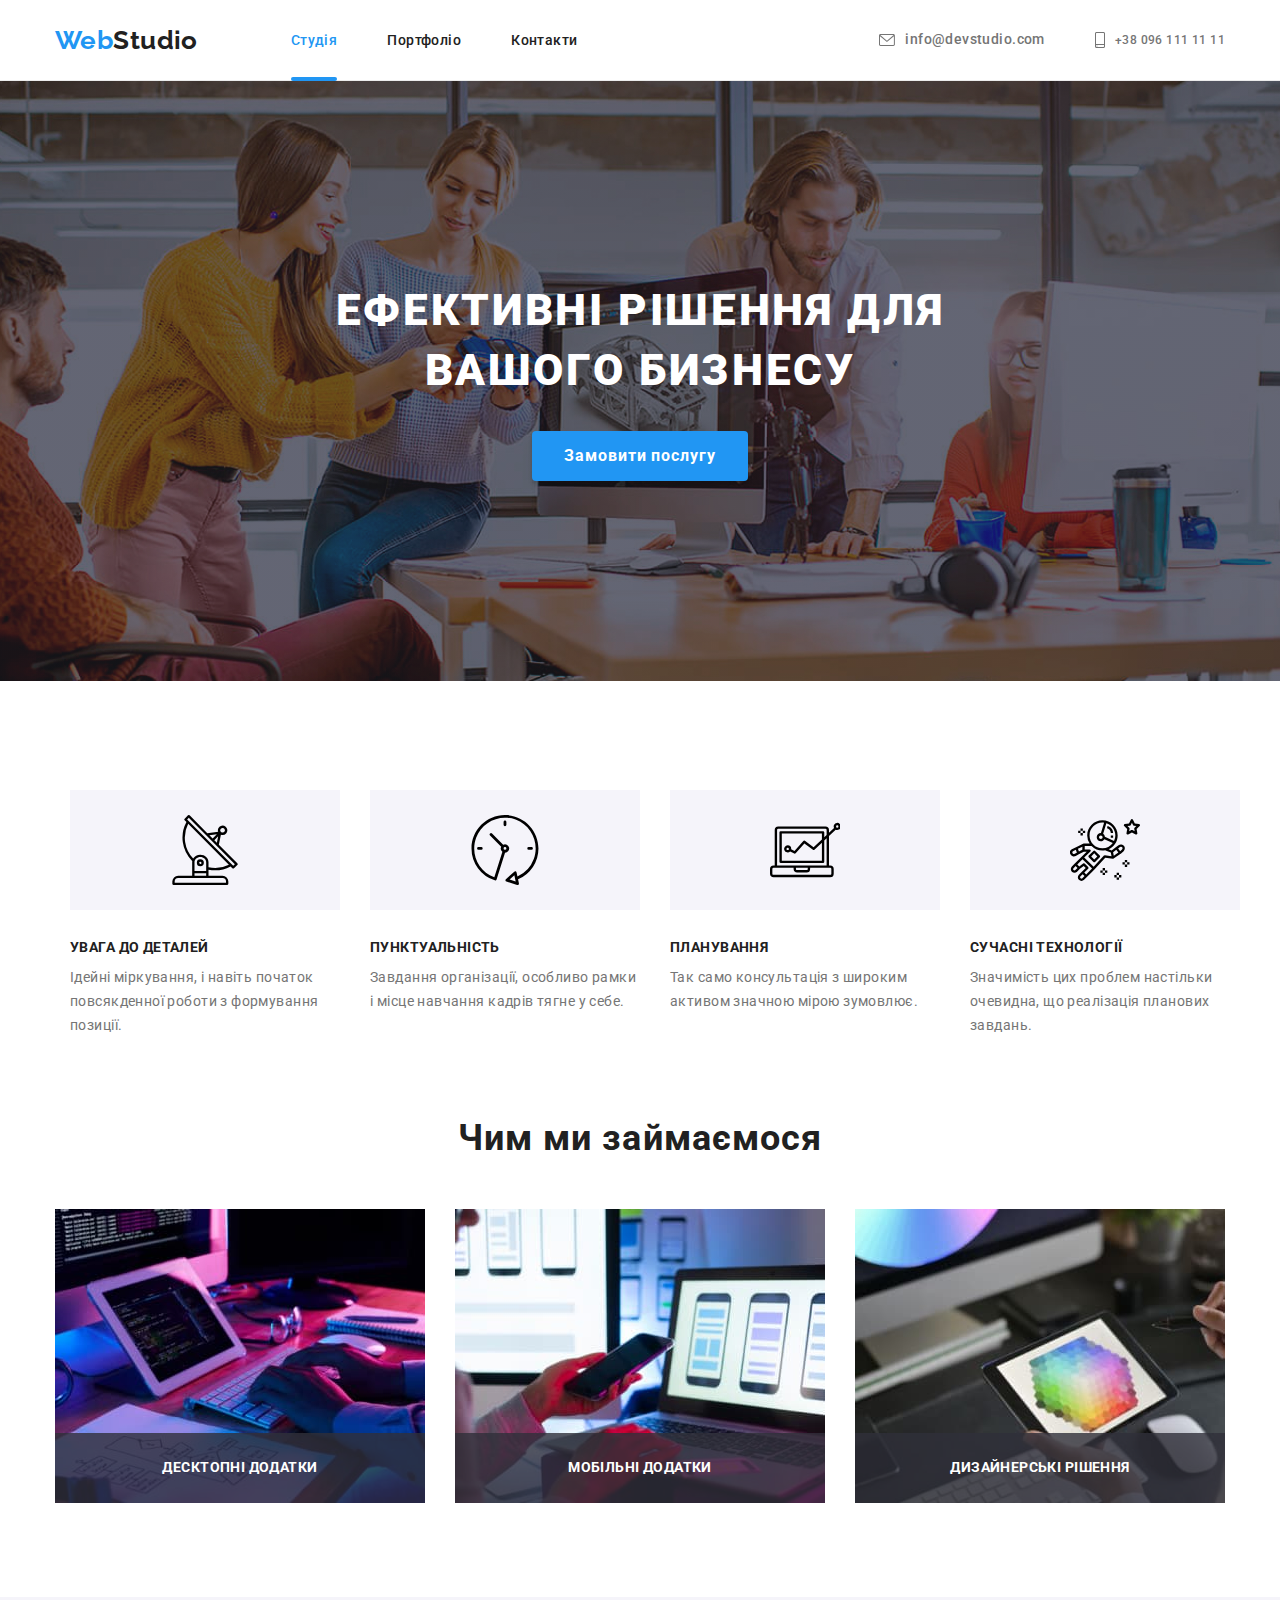
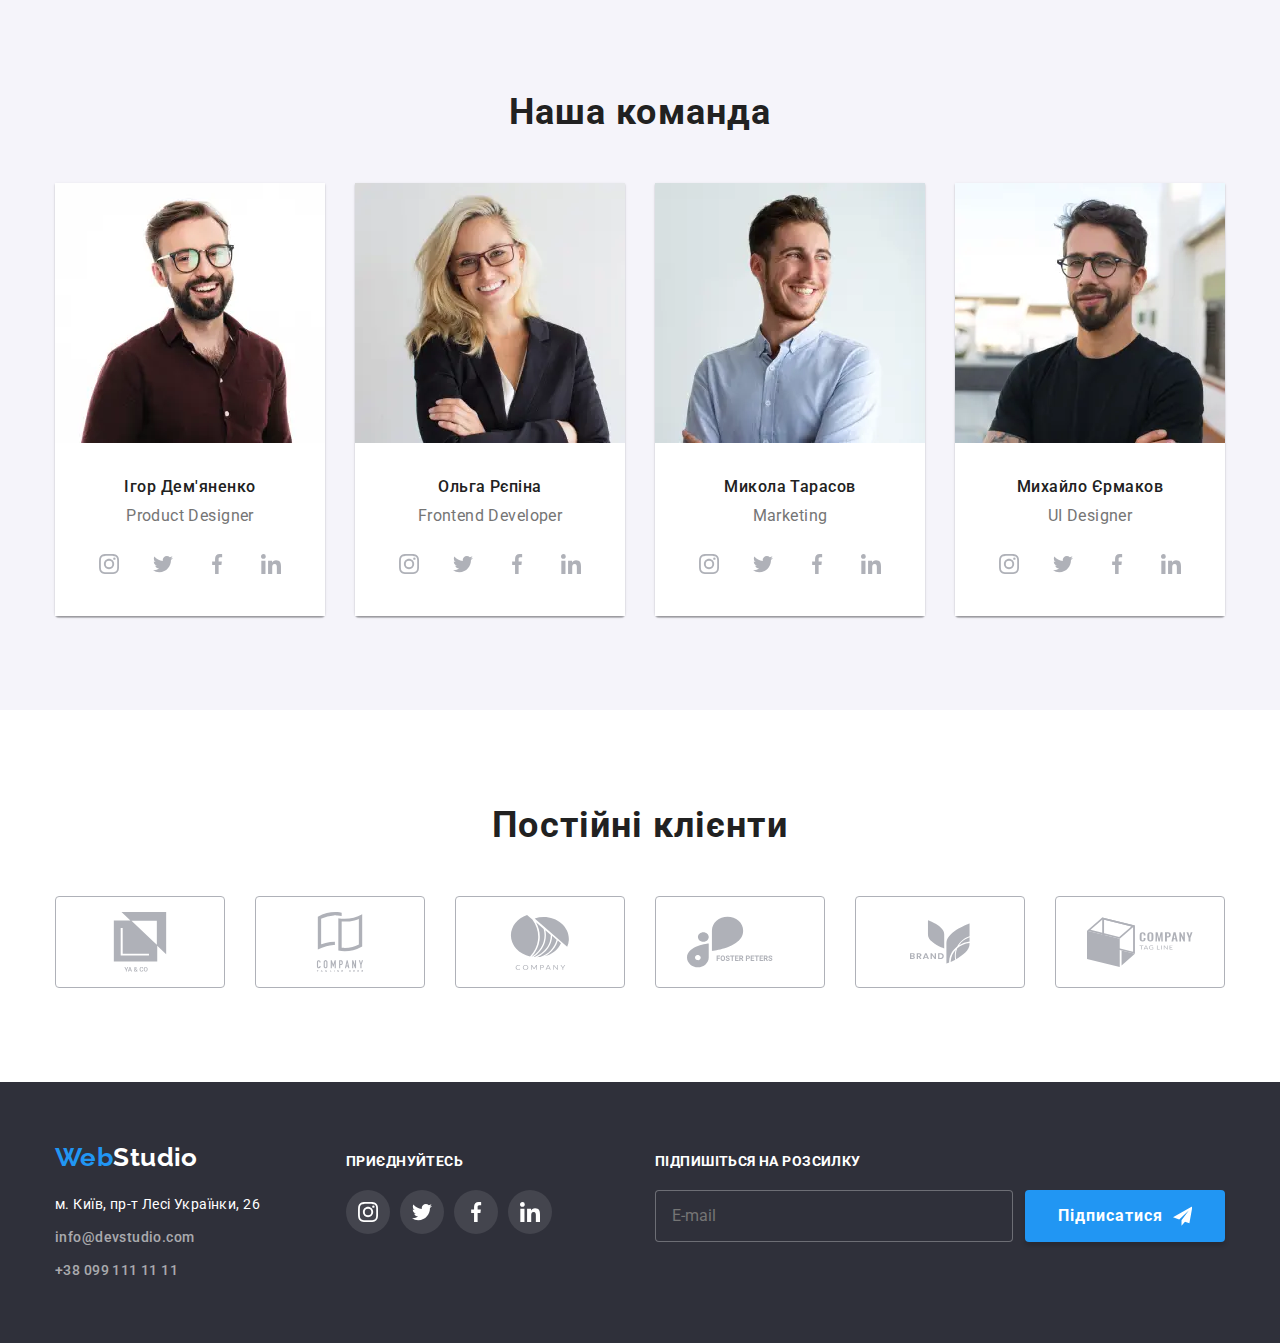
<file: index.html>
<!DOCTYPE html>
<html lang="ru">
	<head>
		<meta charset="UTF-8" />
		<meta http-equiv="X-UA-Compatible" content="IE=edge" />
		<meta name="viewport" content="width=device-width, initial-scale=1.0" />
		<link rel="preconnect" href="https://fonts.googleapis.com" />
		<link rel="preconnect" href="https://fonts.gstatic.com" crossorigin />
		<link
			href="https://fonts.googleapis.com/css2?family=Raleway:wght@700&family=Roboto:wght@400;500;700;900&display=swap"
			rel="stylesheet"
		/>
		<link
			rel="stylesheet"
			href="https://cdnjs.cloudflare.com/ajax/libs/modern-normalize/1.1.0/modern-normalize.min.css"
		/>
		<link rel="stylesheet" href="./css/main.min.css" />
		<title>Студія</title>
	</head>
	<body>
		<!-- head of documeent -->
		<header class="header">
			<!-- head of document left (main)-->
			<div class="header__wrap">
				<nav class="nav">
					<a href="./index.html" class="logo-web-header">Web<span class="logo-web-header__text">Studio</span></a>
					<!-- head of document center (menu)-->
					<button
						type="button"
						class="menu-backdrop__button"
						aria-expanded="false"
						aria-controls="nav__menu-container"
						data-menu-button=""
					>
						<svg class="menu-backdrop__menu-icon" width="40" height="40" aria-label="Перемикач мобільного меню">
							<use class="menu-backdrop__icon-menu" href="./images/icons.svg#sandwich-btn"></use>
						</svg>
					</button>
					<div class="menu-backdrop" id="nav__menu-container" data-menu>
						<div class="menu-backdrop__container">
							<button
								type="button"
								class="menu-backdrop__button menu-backdrop__button--cross"
								aria-expanded="false"
								aria-controls="nav__menu-container"
								data-menu-button-close
							>
								<svg class="menu-backdrop__menu-icon" width="40" height="40" aria-label="Перемикач мобільного меню">
									<use class="menu-backdrop__icon-cross" href="./images/icons.svg#close-menu-btn"></use>
								</svg>
							</button>
							<ul class="nav__menu">
								<li class="nav__item">
									<a class="nav__link nav__link--current" href="./index.html">Студія</a>
								</li>
								<li class="nav__item">
									<a class="nav__link" href="./portfolio.html">Портфоліо</a>
								</li>
								<li class="nav__item">
									<a class="nav__link" href="#">Контакти</a>
								</li>
							</ul>
							<!-- head of document right -->
							<ul class="contacts">
								<!-- e-mail -->
								<li class="contacts__item">
									<a class="contacts__link" href="mailto:info@devstudio.com">
										<svg class="contacts__icon" width="16" height="12">
											<use href="./images/icons.svg#mail"></use>
										</svg>
										info@devstudio.com
									</a>
								</li>
								<!-- phone -->
								<li class="contacts__item">
									<a class="contacts__link contacts__link--accent" href="tel:+380961111111">
										<svg class="contacts__icon" width="10" height="16">
											<use href="./images/icons.svg#smartphone"></use>
										</svg>
										+38 096 111 11 11
									</a>
								</li>
							</ul>
							<ul class="social-links">
								<li class="social-links__item">
									<a class="social-links__link" href="#">Instagram</a>
								</li>
								<li class="social-links__item">
									<a class="social-links__link" href="#">Twitter</a>
								</li>
								<li class="social-links__item">
									<a class="social-links__link" href="#">Facebook</a>
								</li>
								<li class="social-links__item">
									<a class="social-links__link" href="#">LinkedIn</a>
								</li>
							</ul>
						</div>
					</div>
				</nav>
			</div>
		</header>
		<!-- main -->
		<main>
			<section class="hero">
				<div class="hero__wrap">
					<h1 class="hero__title">
						Ефективні рішення для
						<br />
						вашого бизнесу
					</h1>
					<button type="button" class="main-button" data-modal-open>Замовити послугу</button>
				</div>
			</section>
			<section class="features">
				<div class="features__wrap">
					<h2 class="features__title visually-hidden">Наші переваги</h2>
					<ul class="features__list">
						<li class="features__item">
							<div class="features__thumb">
								<svg class="features__icon">
									<use href="./images/icons.svg#antenna-1"></use>
								</svg>
							</div>
							<h3 class="features__subtitle">Увага до деталей</h3>
							<p class="features__text">
								Ідейні міркування, і навіть початок повсякденної роботи з формування позиції.
							</p>
						</li>
						<li class="features__item">
							<div class="features__thumb">
								<svg class="features__icon">
									<use href="./images/icons.svg#clock-1"></use>
								</svg>
							</div>
							<h3 class="features__subtitle">Пунктуальність</h3>
							<p class="features__text">Завдання організації, особливо рамки і місце навчання кадрів тягне у себе.</p>
						</li>
						<li class="features__item">
							<div class="features__thumb">
								<svg class="features__icon">
									<use href="./images/icons.svg#diagram-1"></use>
								</svg>
							</div>
							<h3 class="features__subtitle">Планування</h3>
							<p class="features__text">Так само консультація з широким активом значною мірою зумовлює.</p>
						</li>
						<li class="features__item">
							<div class="features__thumb">
								<svg class="features__icon">
									<use href="./images/icons.svg#astronaut-1"></use>
								</svg>
							</div>
							<h3 class="features__subtitle">Сучасні технології</h3>
							<p class="features__text">Значимість цих проблем настільки очевидна, що реалізація планових завдань.</p>
						</li>
					</ul>
				</div>
			</section>
			<section class="works">
				<div class="works__wrap">
					<h2 class="works__title">Чим ми займаємося</h2>
					<ul class="works__list">
						<li class="works__item">
							<div class="works__image">
								<img
									class="works__thumb"
									srcset="./images/desktop-apps.jpg 1x, ./images/desktop-apps@2x.jpg 2x"
									src="./images/desktop-apps.jpg"
									alt="Розробка десктопних додатків"
									width="370"
								/>
								<h3 class="works__descr item-text">Десктопні додатки</h3>
							</div>
						</li>
						<li class="works__item">
							<div class="works__image">
								<img
									class="works__thumb"
									srcset="./images/mobile-apps.jpg 1x, ./images/mobile-apps@2x.jpg 2x"
									src="./images/mobile-apps.jpg"
									alt="Розробка мобільних додатків"
									width="370"
								/>
								<h3 class="works__descr item-text">Мобільні додатки</h3>
							</div>
						</li>
						<li class="works__item">
							<div class="works__image">
								<img
									class="works__thumb"
									srcset="./images/design.jpg 1x, ./images/design@2x.jpg 2x"
									src="./images/design.jpg"
									alt="Розробка дизайнерських рішень"
									width="370"
								/>
								<h3 class="works__descr item-text">Дизайнерські рішення</h3>
							</div>
						</li>
					</ul>
				</div>
			</section>
			<section class="team">
				<div class="team__wrap">
					<h2 class="team__title">Наша команда</h2>
					<ul class="team__list">
						<li class="team__item">
							<div class="team__thumb">
								<picture>
									<source
										srcset="
											./images/desktop-ihor.webp    1x,
											./images/desktop-ihor@2x.webp 2x,
											./images/desktop-ihor@3x.webp 3x
										"
										media="(min-width: 1200px)"
										type="image/webp"
									/>
									<source
										srcset="
											./images/desktop-ihor.jpg    1x,
											./images/desktop-ihor@2x.jpg 2x,
											./images/desktop-ihor@3x.jpg 3x
										"
										media="(min-width: 1200px)"
										type="image/jpeg"
									/>

									<source
										srcset="
											./images/tablet-ihor.webp    1x,
											./images/tablet-ihor@2x.webp 2x,
											./images/tablet-ihor@3x.webp 3x
										"
										media="(min-width: 768px) and (max-width: 1199px)"
										type="image/webp"
									/>
									<source
										srcset="./images/tablet-ihor.jpg 1x, ./images/tablet-ihor@2x.jpg 2x, ./images/tablet-ihor@3x.jpg 3x"
										media="(min-width: 768px) and (max-width: 1199px)"
										type="image/jpeg"
									/>

									<source
										srcset="
											./images/mobile-ihor.webp    1x,
											./images/mobile-ihor@2x.webp 2x,
											./images/mobile-ihor@3x.webp 3x
										"
										media="(max-width: 767px)"
										type="image/webp"
									/>
									<source
										srcset="./images/mobile-ihor.jpg 1x, ./images/mobile-ihor@2x.jpg 2x, ./images/mobile-ihor@3x.jpg 3x"
										media="(max-width: 767px)"
										type="image/jpeg"
									/>

									<img
										srcset="
											./images/mobile-ihor.jpg     450w,
											./images/mobile-ihor@2x.jpg  900w,
											./images/mobile-ihor@3x.jpg 1350w
										"
										sizes="50vw"
										src="./images/mobile-ihor.jpg"
										alt="Игорь Демьяненко"
									/>
								</picture>
							</div>
							<div class="team__descr item-text">
								<h3 class="team__person">Ігор Дем'яненко</h3>
								<p class="team__job">Product Designer</p>
								<ul class="social">
									<li class="social__item">
										<a class="social__link" href="#">
											<svg class="social__icon">
												<use href="./images/icons.svg#instagram-1"></use>
											</svg>
										</a>
									</li>
									<li class="social__item">
										<a class="social__link" href="#">
											<svg class="social__icon">
												<use href="./images/icons.svg#twitter-1"></use>
											</svg>
										</a>
									</li>
									<li class="social__item">
										<a class="social__link" href="#">
											<svg class="social__icon">
												<use href="./images/icons.svg#facebook-1"></use>
											</svg>
										</a>
									</li>
									<li class="social__item">
										<a class="social__link" href="#">
											<svg class="social__icon">
												<use href="./images/icons.svg#linkedin-1"></use>
											</svg>
										</a>
									</li>
								</ul>
							</div>
						</li>
						<li class="team__item">
							<div class="team__thumb">
								<picture>
									<source
										srcset="
											./images/desktop-olha.webp    1x,
											./images/desktop-olha@2x.webp 2x,
											./images/desktop-olha@3x.webp 3x
										"
										media="(min-width: 1200px)"
										type="image/webp"
									/>
									<source
										srcset="
											./images/desktop-olha.jpg    1x,
											./images/desktop-olha@2x.jpg 2x,
											./images/desktop-olha@3x.jpg 3x
										"
										media="(min-width: 1200px)"
										type="image/jpeg"
									/>

									<source
										srcset="
											./images/tablet-olha.webp    1x,
											./images/tablet-olha@2x.webp 2x,
											./images/tablet-olha@3x.webp 3x
										"
										media="(min-width: 768px) and (max-width: 1199px)"
										type="image/webp"
									/>
									<source
										srcset="./images/tablet-olha.jpg 1x, ./images/tablet-olha@2x.jpg 2x, ./images/tablet-olha@3x.jpg 3x"
										media="(min-width: 768px) and (max-width: 1199px)"
										type="image/jpeg"
									/>

									<source
										srcset="
											./images/mobile-olha.webp    1x,
											./images/mobile-olha@2x.webp 2x,
											./images/mobile-olha@3x.webp 3x
										"
										media="(max-width: 767px)"
										type="image/webp"
									/>
									<source
										srcset="./images/mobile-olha.jpg 1x, ./images/mobile-olha@2x.jpg 2x, ./images/mobile-olha@3x.jpg 3x"
										media="(max-width: 767px)"
										type="image/jpeg"
									/>

									<img
										srcset="
											./images/mobile-olha.jpg     450w,
											./images/mobile-olha@2x.jpg  900w,
											./images/mobile-olha@3x.jpg 1350w
										"
										sizes="50vw"
										src="./images/mobile-olha.jpg"
										alt="Ольга Репина"
									/>
								</picture>
							</div>
							<div class="team__descr item-text">
								<h3 class="team__person">Ольга Рєпіна</h3>
								<p class="team__job">Frontend Developer</p>
								<ul class="social">
									<li class="social__item">
										<a class="social__link" href="#">
											<svg class="social__icon">
												<use href="./images/icons.svg#instagram-1"></use>
											</svg>
										</a>
									</li>
									<li class="social__item">
										<a class="social__link" href="#">
											<svg class="social__icon">
												<use href="./images/icons.svg#twitter-1"></use>
											</svg>
										</a>
									</li>
									<li class="social__item">
										<a class="social__link" href="#">
											<svg class="social__icon">
												<use href="./images/icons.svg#facebook-1"></use>
											</svg>
										</a>
									</li>
									<li class="social__item">
										<a class="social__link" href="#">
											<svg class="social__icon">
												<use href="./images/icons.svg#linkedin-1"></use>
											</svg>
										</a>
									</li>
								</ul>
							</div>
						</li>
						<li class="team__item">
							<div class="team__thumb">
								<picture>
									<source
										srcset="
											./images/desktop-nick.webp    1x,
											./images/desktop-nick@2x.webp 2x,
											./images/desktop-nick@3x.webp 3x
										"
										media="(min-width: 1200px)"
										type="image/webp"
									/>
									<source
										srcset="
											./images/desktop-nick.jpg    1x,
											./images/desktop-nick@2x.jpg 2x,
											./images/desktop-nick@3x.jpg 3x
										"
										media="(min-width: 1200px)"
										type="image/jpeg"
									/>

									<source
										srcset="
											./images/tablet-nick.webp    1x,
											./images/tablet-nick@2x.webp 2x,
											./images/tablet-nick@3x.webp 3x
										"
										media="(min-width: 768px) and (max-width: 1199px)"
										type="image/webp"
									/>
									<source
										srcset="./images/tablet-nick.jpg 1x, ./images/tablet-nick@2x.jpg 2x, ./images/tablet-nick@3x.jpg 3x"
										media="(min-width: 768px) and (max-width: 1199px)"
										type="image/jpeg"
									/>

									<source
										srcset="
											./images/mobile-nick.webp    1x,
											./images/mobile-nick@2x.webp 2x,
											./images/mobile-nick@3x.webp 3x
										"
										media="(max-width: 767px)"
										type="image/webp"
									/>
									<source
										srcset="./images/mobile-nick.jpg 1x, ./images/mobile-nick@2x.jpg 2x, ./images/mobile-nick@3x.jpg 3x"
										media="(max-width: 767px)"
										type="image/jpeg"
									/>

									<img
										srcset="
											./images/mobile-nick.jpg     450w,
											./images/mobile-nick@2x.jpg  900w,
											./images/mobile-nick@3x.jpg 1350w
										"
										sizes="50vw"
										src="./images/mobile-nick.jpg"
										alt="Николай Тарасов"
									/>
								</picture>
							</div>
							<div class="team__descr item-text">
								<h3 class="team__person">Микола Тарасов</h3>
								<p class="team__job">Marketing</p>
								<ul class="social">
									<li class="social__item">
										<a class="social__link" href="#">
											<svg class="social__icon">
												<use href="./images/icons.svg#instagram-1"></use>
											</svg>
										</a>
									</li>
									<li class="social__item">
										<a class="social__link" href="#">
											<svg class="social__icon">
												<use href="./images/icons.svg#twitter-1"></use>
											</svg>
										</a>
									</li>
									<li class="social__item">
										<a class="social__link" href="#">
											<svg class="social__icon">
												<use href="./images/icons.svg#facebook-1"></use>
											</svg>
										</a>
									</li>
									<li class="social__item">
										<a class="social__link" href="#">
											<svg class="social__icon">
												<use href="./images/icons.svg#linkedin-1"></use>
											</svg>
										</a>
									</li>
								</ul>
							</div>
						</li>
						<li class="team__item">
							<div class="team__thumb">
								<picture>
									<source
										srcset="
											./images/desktop-michael.webp    1x,
											./images/desktop-michael@2x.webp 2x,
											./images/desktop-michael@3x.webp 3x
										"
										media="(min-width: 1200px)"
										type="image/webp"
									/>
									<source
										srcset="
											./images/desktop-michael.jpg    1x,
											./images/desktop-michael@2x.jpg 2x,
											./images/desktop-michael@3x.jpg 3x
										"
										media="(min-width: 1200px)"
										type="image/jpeg"
									/>

									<source
										srcset="
											./images/tablet-michael.webp    1x,
											./images/tablet-michael@2x.webp 2x,
											./images/tablet-michael@3x.webp 3x
										"
										media="(min-width: 768px) and (max-width: 1199px)"
										type="image/webp"
									/>
									<source
										srcset="
											./images/tablet-michael.jpg    1x,
											./images/tablet-michael@2x.jpg 2x,
											./images/tablet-michael@3x.jpg 3x
										"
										media="(min-width: 768px) and (max-width: 1199px)"
										type="image/jpeg"
									/>

									<source
										srcset="
											./images/mobile-michael.webp    1x,
											./images/mobile-michael@2x.webp 2x,
											./images/mobile-michael@3x.webp 3x
										"
										media="(max-width: 767px)"
										type="image/webp"
									/>
									<source
										srcset="
											./images/mobile-michael.jpg    1x,
											./images/mobile-michael@2x.jpg 2x,
											./images/mobile-michael@3x.jpg 3x
										"
										media="(max-width: 767px)"
										type="image/jpeg"
									/>

									<img
										srcset="
											./images/mobile-michael.jpg     450w,
											./images/mobile-michael@2x.jpg  900w,
											./images/mobile-michael@3x.jpg 1350w
										"
										sizes="50vw"
										src="./images/mobile-michael.jpg"
										alt="Михаил Ермаков"
									/>
								</picture>
							</div>
							<div class="team__descr item-text">
								<h3 class="team__person">Михайло Єрмаков</h3>
								<p class="team__job">UI Designer</p>
								<ul class="social">
									<li class="social__item">
										<a class="social__link" href="#">
											<svg class="social__icon">
												<use href="./images/icons.svg#instagram-1"></use>
											</svg>
										</a>
									</li>
									<li class="social__item">
										<a class="social__link" href="#">
											<svg class="social__icon">
												<use href="./images/icons.svg#twitter-1"></use>
											</svg>
										</a>
									</li>
									<li class="social__item">
										<a class="social__link" href="#">
											<svg class="social__icon">
												<use href="./images/icons.svg#facebook-1"></use>
											</svg>
										</a>
									</li>
									<li class="social__item">
										<a class="social__link" href="#">
											<svg class="social__icon">
												<use href="./images/icons.svg#linkedin-1"></use>
											</svg>
										</a>
									</li>
								</ul>
							</div>
						</li>
					</ul>
				</div>
			</section>
		</main>
		<section class="customers">
			<div class="customers__wrap">
				<h2 class="customers__title">Постійні клієнти</h2>
				<ul class="customers__list">
					<li class="customers__item">
						<a class="customers__link" href="#">
							<svg class="customers__icon">
								<use href="./images/icons.svg#logo-1"></use>
							</svg>
						</a>
					</li>
					<li class="customers__item">
						<a class="customers__link" href="#">
							<svg class="customers__icon">
								<use href="./images/icons.svg#logo-2"></use>
							</svg>
						</a>
					</li>
					<li class="customers__item">
						<a class="customers__link" href="#">
							<svg class="customers__icon">
								<use href="./images/icons.svg#logo-3"></use>
							</svg>
						</a>
					</li>
					<li class="customers__item">
						<a class="customers__link" href="#">
							<svg class="customers__icon">
								<use href="./images/icons.svg#logo-4"></use>
							</svg>
						</a>
					</li>
					<li class="customers__item">
						<a class="customers__link" href="#">
							<svg class="customers__icon">
								<use href="./images/icons.svg#logo-5"></use>
							</svg>
						</a>
					</li>
					<li class="customers__item">
						<a class="customers__link" href="#">
							<svg class="customers__icon">
								<use href="./images/icons.svg#logo-6"></use>
							</svg>
						</a>
					</li>
				</ul>
			</div>
		</section>
		<!-- footer -->
		<footer class="footer">
			<div class="footer__wrap">
				<div class="info">
					<a href="./index.html" class="logo-web-footer">Web<span class="logo-web-footer__text">Studio</span></a>
					<address class="address">
						<ul class="address__list">
							<li class="address__item">
								<p class="address__title">м. Київ, пр-т Лесі Українки, 26</p>
							</li>
							<li class="address__item">
								<a href="mailto:info@devstudio.com" class="address__link">info@devstudio.com</a>
							</li>
							<li class="address__item">
								<a href="tel:+380991111111" class="address__link">+38 099 111 11 11</a>
							</li>
						</ul>
					</address>
				</div>
				<div class="join">
					<p class="join__title">Приєднуйтесь</p>
					<ul class="social">
						<li class="social__item">
							<a class="social__link social__link--footer" href="#">
								<svg class="social__icon social__icon--footer">
									<use href="./images/icons.svg#instagram-1"></use>
								</svg>
							</a>
						</li>
						<li class="social__item">
							<a class="social__link social__link--footer" href="#">
								<svg class="social__icon social__icon--footer">
									<use href="./images/icons.svg#twitter-1"></use>
								</svg>
							</a>
						</li>
						<li class="social__item">
							<a class="social__link social__link--footer" href="#">
								<svg class="social__icon social__icon--footer">
									<use href="./images/icons.svg#facebook-1"></use>
								</svg>
							</a>
						</li>
						<li class="social__item">
							<a class="social__link social__link--footer" href="#">
								<svg class="social__icon social__icon--footer">
									<use href="./images/icons.svg#linkedin-1"></use>
								</svg>
							</a>
						</li>
					</ul>
				</div>
				<div class="subscribe">
					<h3 class="subscribe__title">Підпишіться на розсилку</h3>
					<form class="subsribe__item">
						<input class="subscribe__input" type="email" name="email" placeholder="E-mail" required />
						<button class="subscribe__button subscribe__button--footer" type="submit">
							Підписатися
							<svg class="subscribe__icon">
								<use href="./images/icons.svg#icon-send"></use>
							</svg>
						</button>
					</form>
				</div>
			</div>
		</footer>
		<!-- Modal window -->
		<div class="backdrop is-hidden" data-modal>
			<div class="modal">
				<button class="modal__button-close" type="button" data-modal-close>
					<svg class="modal__icon-close">
						<use href="./images/icons.svg#icon-close"></use>
					</svg>
				</button>
				<div class="modal__wrap">
					<div class="modal__title"><strong class="modal__title">Залиште свої дані, ми вам передзвонимо</strong></div>
					<form class="modal__form" name="data-transfer" autocomplete="on">
						<div role="group" class="modal__group">
							<label class="modal__label" for="user-name">Ім'я</label>
							<div class="modal__field">
								<input
									class="modal__input"
									type="text"
									name="user-name"
									id="user-name"
									minlength="3"
									placeholder=" "
									required
									autofocus
								/>
								<svg class="modal__icon">
									<use href="images/icons.svg#input-name"></use>
								</svg>
							</div>
							<label class="modal__label" for="user-phone">Телефон</label>
							<div class="modal__field">
								<input
									class="modal__input"
									type="tel"
									name="user-phone"
									id="user-phone"
									pattern="\+?[0-9\s\-\(\)]+"
									placeholder=" "
									required
								/>
								<svg class="modal__icon">
									<use href="images/icons.svg#input-phone"></use>
								</svg>
							</div>
							<label class="modal__label" for="user-email">Пошта</label>
							<div class="modal__field">
								<input class="modal__input" type="email" name="user-email" id="user-email" placeholder=" " required />
								<svg class="modal__icon">
									<use href="images/icons.svg#input-mail"></use>
								</svg>
							</div>
							<label class="modal__label" for="user-notes">Коментар</label>
							<textarea
								class="modal__comment"
								name="user-notes"
								id="user-notes"
								rows="3"
								placeholder="Введіть текст"
							></textarea>
						</div>
						<div class="checkbox">
							<label class="checkbox__label">
								<input class="checkbox__input visually-hidden" type="checkbox" name="user-agreement" required />
								Погоджуюся з розсилкою та приймаю &nbsp;
								<a class="checkbox__link" href="#">Умови договору</a>
								<svg class="checkbox--checked">
									<use href="images/icons.svg#check-active-full"></use>
								</svg>
								<svg class="checkbox--no-checked">
									<use href="images/icons.svg#icon-check"></use>
								</svg>
							</label>
						</div>
						<button class="send" type="submit">Відправити</button>
					</form>
				</div>
			</div>
		</div>
		<script src="./js/modal.js"></script>
		<script src="./js/menu.js"></script>
	</body>
</html>
</file>
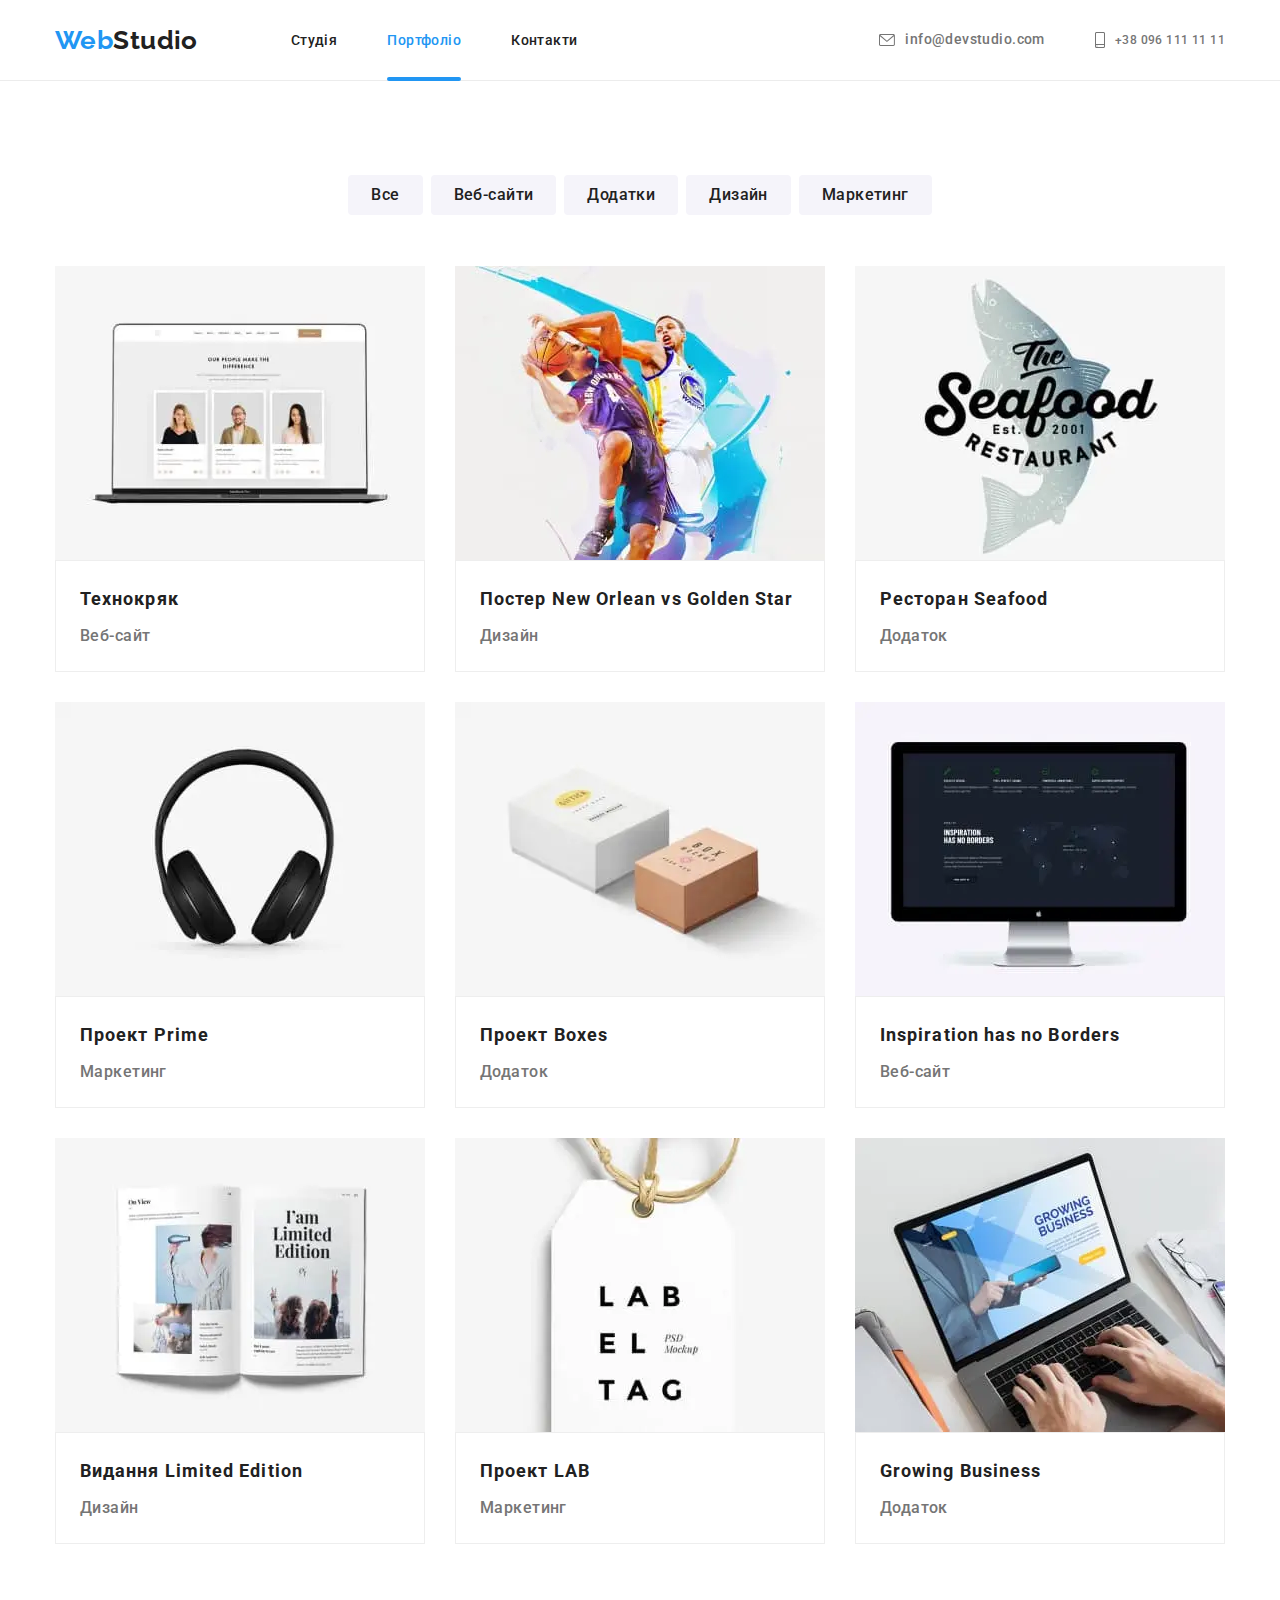
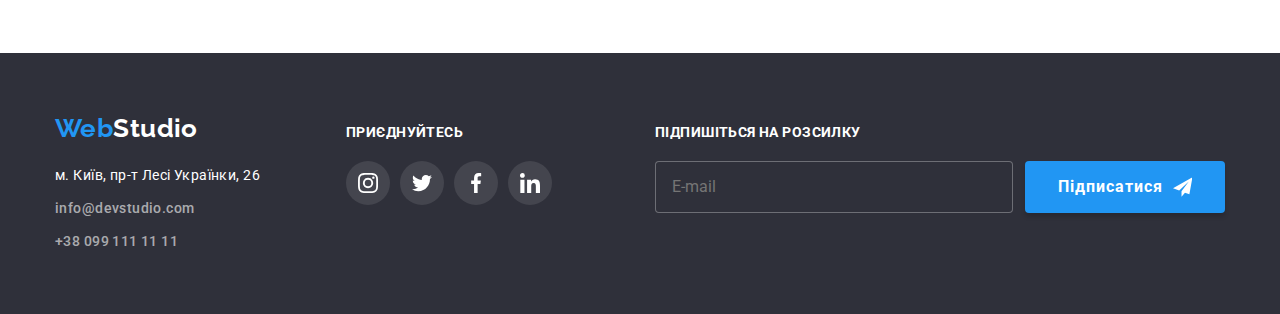
<file: portfolio.html>
<!DOCTYPE html>
<html lang="ru">
	<head>
		<meta charset="UTF-8" />
		<meta http-equiv="X-UA-Compatible" content="IE=edge" />
		<meta name="viewport" content="width=device-width, initial-scale=1.0" />
		<link rel="preconnect" href="https://fonts.googleapis.com" />
		<link rel="preconnect" href="https://fonts.gstatic.com" crossorigin />
		<link
			href="https://fonts.googleapis.com/css2?family=Raleway:wght@700&family=Roboto:wght@400;500;700;900&display=swap"
			rel="stylesheet"
		/>
		<link
			rel="stylesheet"
			href="https://cdnjs.cloudflare.com/ajax/libs/modern-normalize/1.1.0/modern-normalize.min.css"
		/>
		<link rel="stylesheet" href="./css/main.min.css" />
		<title>Портфоліо</title>
	</head>
	<body>
		<!-- head of documeent -->
		<header class="header">
			<!-- head of document left (main)-->
			<div class="header__wrap">
				<nav class="nav">
					<a href="./index.html" class="logo-web-header">Web<span class="logo-web-header__text">Studio</span></a>
					<!-- head of document center (menu)-->
					<button
						type="button"
						class="menu-backdrop__button"
						aria-expanded="false"
						aria-controls="nav__menu-container"
						data-menu-button=""
					>
						<svg class="menu-backdrop__menu-icon" width="40" height="40" aria-label="Перемикач мобільного меню">
							<use class="menu-backdrop__icon-menu" href="./images/icons.svg#sandwich-btn"></use>
						</svg>
					</button>
					<div class="menu-backdrop" id="nav__menu-container" data-menu>
						<div class="menu-backdrop__container">
							<button
								type="button"
								class="menu-backdrop__button menu-backdrop__button--cross"
								aria-expanded="false"
								aria-controls="nav__menu-container"
								data-menu-button-close
							>
								<svg class="menu-backdrop__menu-icon" width="40" height="40" aria-label="Перемикач мобільного меню">
									<use class="menu-backdrop__icon-cross" href="./images/icons.svg#close-menu-btn"></use>
								</svg>
							</button>
							<ul class="nav__menu">
								<li class="nav__item">
									<a class="nav__link" href="./index.html">Студія</a>
								</li>
								<li class="nav__item">
									<a class="nav__link nav__link--current" href="./portfolio.html">Портфоліо</a>
								</li>
								<li class="nav__item">
									<a class="nav__link" href="#">Контакти</a>
								</li>
							</ul>
							<!-- head of document right -->
							<ul class="contacts">
								<!-- e-mail -->
								<li class="contacts__item">
									<a class="contacts__link" href="mailto:info@devstudio.com">
										<svg class="contacts__icon" width="16" height="12">
											<use href="./images/icons.svg#mail"></use>
										</svg>
										info@devstudio.com
									</a>
								</li>
								<!-- phone -->
								<li class="contacts__item">
									<a class="contacts__link contacts__link--accent" href="tel:+380961111111">
										<svg class="contacts__icon" width="10" height="16">
											<use href="./images/icons.svg#smartphone"></use>
										</svg>
										+38 096 111 11 11
									</a>
								</li>
							</ul>
							<ul class="social-links">
								<li class="social-links__item">
									<a class="social-links__link" href="#">Instagram</a>
								</li>
								<li class="social-links__item">
									<a class="social-links__link" href="#">Twitter</a>
								</li>
								<li class="social-links__item">
									<a class="social-links__link" href="#">Facebook</a>
								</li>
								<li class="social-links__item">
									<a class="social-links__link" href="#">LinkedIn</a>
								</li>
							</ul>
						</div>
					</div>
				</nav>
			</div>
		</header>
		<!-- main -->
		<main>
			<section class="portfolio">
				<div class="portfolio__wrap">
					<h1 class="portfolio__title visually-hidden">Наші послуги</h1>
					<ul class="portfolio__filter">
						<li class="portfolio__item"><button class="portfolio__button" type="button">Все</button></li>
						<li class="portfolio__item"><button class="portfolio__button" type="button">Веб-сайти</button></li>
						<li class="portfolio__item"><button class="portfolio__button" type="button">Додатки</button></li>
						<li class="portfolio__item"><button class="portfolio__button" type="button">Дизайн</button></li>
						<li class="portfolio__item"><button class="portfolio__button" type="button">Маркетинг</button></li>
					</ul>
					<ul class="gallery">
						<li class="gallery__item">
							<a class="gallery__link" href="#">
								<div class="gallery__overlay">
									<picture>
										<source
											srcset="
												./images/desktop-portfolio1.webp    1x,
												./images/desktop-portfolio1@2x.webp 2x,
												./images/desktop-portfolio1@3x.webp 3x
											"
											media="(min-width: 1200px)"
											type="image/webp"
										/>
										<source
											srcset="
												./images/desktop-portfolio1.jpg    1x,
												./images/desktop-portfolio1@2x.jpg 2x,
												./images/desktop-portfolio1@3x.jpg 3x
											"
											media="(min-width: 1200px)"
											type="image/jpeg"
										/>

										<source
											srcset="
												./images/tablet-portfolio1.webp    1x,
												./images/tablet-portfolio1@2x.webp 2x,
												./images/tablet-portfolio1@3x.webp 3x
											"
											media="(min-width: 768px) and (max-width: 1199px)"
											type="image/webp"
										/>
										<source
											srcset="./images/tablet-portfolio1.jpg 1x, ./images/tablet-portfolio1@2x.jpg 2x, ./images/tablet-portfolio1@3x.jpg 3x"
											media="(min-width: 768px) and (max-width: 1199px)"
											type="image/jpeg"
										/>

										<source
											srcset="
												./images/mobile-portfolio1.webp    1x,
												./images/mobile-portfolio1@2x.webp 2x,
												./images/mobile-portfolio1@3x.webp 3x
											"
											media="(max-width: 767px)"
											type="image/webp"
										/>
										<source
											srcset="./images/mobile-portfolio1.jpg 1x, ./images/mobile-portfolio1@2x.jpg 2x, ./images/mobile-portfolio1@3x.jpg 3x"
											media="(max-width: 767px)"
											type="image/jpeg"
										/>

										<img
											srcset="
												./images/mobile-portfolio1.jpg     450w,
												./images/mobile-portfolio1@2x.jpg  900w,
												./images/mobile-portfolio1@3x.jpg 1350w
											"
											sizes="50vw"
											src="./images/mobile-portfolio1.jpg"
											alt="Веб-сайт на экрані ноутбука"
										/>
									</picture>
									<div class="gallery__card">
										<h3 class="gallery__text">
											Ресурс пропонує комплексні пропозиції з різним рівнем функціоналу та сервісів. Все це дозволить
											відвідувачу отримати вичерпні відомості про компанію чи приватну особу.
										</h3>
									</div>
								</div>
								<div class="gallery__descr item-text">
									<h2 class="gallery__name">Технокряк</h2>
									<p class="gallery__type">Веб-сайт</p>
								</div>
							</a>
						</li>
						<li class="gallery__item">
							<a class="gallery__link" href="#">
								<div class="gallery__overlay">
									<picture>
										<source
											srcset="
												./images/desktop-portfolio2.webp    1x,
												./images/desktop-portfolio2@2x.webp 2x,
												./images/desktop-portfolio2@3x.webp 3x
											"
											media="(min-width: 1200px)"
											type="image/webp"
										/>
										<source
											srcset="
												./images/desktop-portfolio2.jpg    1x,
												./images/desktop-portfolio2@2x.jpg 2x,
												./images/desktop-portfolio2@3x.jpg 3x
											"
											media="(min-width: 1200px)"
											type="image/jpeg"
										/>

										<source
											srcset="
												./images/tablet-portfolio2.webp    1x,
												./images/tablet-portfolio2@2x.webp 2x,
												./images/tablet-portfolio2@3x.webp 3x
											"
											media="(min-width: 768px) and (max-width: 1199px)"
											type="image/webp"
										/>
										<source
											srcset="./images/tablet-portfolio2.jpg 1x, ./images/tablet-portfolio2@2x.jpg 2x, ./images/tablet-portfolio2@3x.jpg 3x"
											media="(min-width: 768px) and (max-width: 1199px)"
											type="image/jpeg"
										/>

										<source
											srcset="
												./images/mobile-portfolio2.webp    1x,
												./images/mobile-portfolio2@2x.webp 2x,
												./images/mobile-portfolio2@3x.webp 3x
											"
											media="(max-width: 767px)"
											type="image/webp"
										/>
										<source
											srcset="./images/mobile-portfolio2.jpg 1x, ./images/mobile-portfolio2@2x.jpg 2x, ./images/mobile-portfolio2@3x.jpg 3x"
											media="(max-width: 767px)"
											type="image/jpeg"
										/>

										<img
											srcset="
												./images/mobile-portfolio2.jpg     450w,
												./images/mobile-portfolio2@2x.jpg  900w,
												./images/mobile-portfolio2@3x.jpg 1350w
											"
											sizes="50vw"
											src="./images/mobile-portfolio2.jpg"
											alt="Зображення двох баскетболістів"
										/>
									</picture>
									<div class="gallery__card">
										<h3 class="gallery__text">
											Ресурс пропонує комплексні пропозиції з різним рівнем функціоналу та сервісів. Все це дозволить
											відвідувачу отримати вичерпні відомості про компанію чи приватну особу.
										</h3>
									</div>
								</div>
								<div class="gallery__descr item-text">
									<h2 class="gallery__name">Постер New Orlean vs Golden Star</h2>
									<p class="gallery__type">Дизайн</p>
								</div>
							</a>
						</li>
						<li class="gallery__item">
							<a class="gallery__link" href="#">
								<div class="gallery__overlay">
									<picture>
										<source
											srcset="
												./images/desktop-portfolio3.webp    1x,
												./images/desktop-portfolio3@2x.webp 2x,
												./images/desktop-portfolio3@3x.webp 3x
											"
											media="(min-width: 1200px)"
											type="image/webp"
										/>
										<source
											srcset="
												./images/desktop-portfolio3.jpg    1x,
												./images/desktop-portfolio3@2x.jpg 2x,
												./images/desktop-portfolio3@3x.jpg 3x
											"
											media="(min-width: 1200px)"
											type="image/jpeg"
										/>

										<source
											srcset="
												./images/tablet-portfolio3.webp    1x,
												./images/tablet-portfolio3@2x.webp 2x,
												./images/tablet-portfolio3@3x.webp 3x
											"
											media="(min-width: 768px) and (max-width: 1199px)"
											type="image/webp"
										/>
										<source
											srcset="./images/tablet-portfolio3.jpg 1x, ./images/tablet-portfolio3@2x.jpg 2x, ./images/tablet-portfolio3@3x.jpg 3x"
											media="(min-width: 768px) and (max-width: 1199px)"
											type="image/jpeg"
										/>

										<source
											srcset="
												./images/mobile-portfolio3.webp    1x,
												./images/mobile-portfolio3@2x.webp 2x,
												./images/mobile-portfolio3@3x.webp 3x
											"
											media="(max-width: 767px)"
											type="image/webp"
										/>
										<source
											srcset="./images/mobile-portfolio3.jpg 1x, ./images/mobile-portfolio3@2x.jpg 2x, ./images/mobile-portfolio3@3x.jpg 3x"
											media="(max-width: 767px)"
											type="image/jpeg"
										/>

										<img
											srcset="
												./images/mobile-portfolio3.jpg     450w,
												./images/mobile-portfolio3@2x.jpg  900w,
												./images/mobile-portfolio3@3x.jpg 1350w
											"
											sizes="50vw"
											src="./images/mobile-portfolio3.jpg"
											alt="Вивіска ресторана"
										/>
									</picture>
									<div class="gallery__card">
										<h3 class="gallery__text">
											Ресурс пропонує комплексні пропозиції з різним рівнем функціоналу та сервісів. Все це дозволить
											відвідувачу отримати вичерпні відомості про компанію чи приватну особу.
										</h3>
									</div>
								</div>
								<div class="gallery__descr item-text">
									<h2 class="gallery__name">Ресторан Seafood</h2>
									<p class="gallery__type">Додаток</p>
								</div>
							</a>
						</li>
						<li class="gallery__item">
							<a class="gallery__link" href="#">
								<div class="gallery__overlay">
									<picture>
										<source
											srcset="
												./images/desktop-portfolio4.webp    1x,
												./images/desktop-portfolio4@2x.webp 2x,
												./images/desktop-portfolio4@3x.webp 3x
											"
											media="(min-width: 1200px)"
											type="image/webp"
										/>
										<source
											srcset="
												./images/desktop-portfolio4.jpg    1x,
												./images/desktop-portfolio4@2x.jpg 2x,
												./images/desktop-portfolio4@3x.jpg 3x
											"
											media="(min-width: 1200px)"
											type="image/jpeg"
										/>

										<source
											srcset="
												./images/tablet-portfolio4.webp    1x,
												./images/tablet-portfolio4@2x.webp 2x,
												./images/tablet-portfolio4@3x.webp 3x
											"
											media="(min-width: 768px) and (max-width: 1199px)"
											type="image/webp"
										/>
										<source
											srcset="./images/tablet-portfolio4.jpg 1x, ./images/tablet-portfolio4@2x.jpg 2x, ./images/tablet-portfolio4@3x.jpg 3x"
											media="(min-width: 768px) and (max-width: 1199px)"
											type="image/jpeg"
										/>

										<source
											srcset="
												./images/mobile-portfolio4.webp    1x,
												./images/mobile-portfolio4@2x.webp 2x,
												./images/mobile-portfolio4@3x.webp 3x
											"
											media="(max-width: 767px)"
											type="image/webp"
										/>
										<source
											srcset="./images/mobile-portfolio4.jpg 1x, ./images/mobile-portfolio4@2x.jpg 2x, ./images/mobile-portfolio4@3x.jpg 3x"
											media="(max-width: 767px)"
											type="image/jpeg"
										/>

										<img
											srcset="
												./images/mobile-portfolio4.jpg     450w,
												./images/mobile-portfolio4@2x.jpg  900w,
												./images/mobile-portfolio4@3x.jpg 1350w
											"
											sizes="50vw"
											src="./images/mobile-portfolio4.jpg"
											alt="Навушники"
										/>
									</picture>									
									<div class="gallery__card">
										<h3 class="gallery__text">
											Ресурс пропонує комплексні пропозиції з різним рівнем функціоналу та сервісів. Все це дозволить
											відвідувачу отримати вичерпні відомості про компанію чи приватну особу.
										</h3>
									</div>
								</div>
								<div class="gallery__descr item-text">
									<h2 class="gallery__name">Проект Prime</h2>
									<p class="gallery__type">Маркетинг</p>
								</div>
							</a>
						</li>
						<li class="gallery__item">
							<a class="gallery__link" href="#">
								<div class="gallery__overlay">
									<picture>
										<source
											srcset="
												./images/desktop-portfolio5.webp    1x,
												./images/desktop-portfolio5@2x.webp 2x,
												./images/desktop-portfolio5@3x.webp 3x
											"
											media="(min-width: 1200px)"
											type="image/webp"
										/>
										<source
											srcset="
												./images/desktop-portfolio5.jpg    1x,
												./images/desktop-portfolio5@2x.jpg 2x,
												./images/desktop-portfolio5@3x.jpg 3x
											"
											media="(min-width: 1200px)"
											type="image/jpeg"
										/>

										<source
											srcset="
												./images/tablet-portfolio5.webp    1x,
												./images/tablet-portfolio5@2x.webp 2x,
												./images/tablet-portfolio5@3x.webp 3x
											"
											media="(min-width: 768px) and (max-width: 1199px)"
											type="image/webp"
										/>
										<source
											srcset="./images/tablet-portfolio5.jpg 1x, ./images/tablet-portfolio5@2x.jpg 2x, ./images/tablet-portfolio5@3x.jpg 3x"
											media="(min-width: 768px) and (max-width: 1199px)"
											type="image/jpeg"
										/>

										<source
											srcset="
												./images/mobile-portfolio5.webp    1x,
												./images/mobile-portfolio5@2x.webp 2x,
												./images/mobile-portfolio5@3x.webp 3x
											"
											media="(max-width: 767px)"
											type="image/webp"
										/>
										<source
											srcset="./images/mobile-portfolio5.jpg 1x, ./images/mobile-portfolio5@2x.jpg 2x, ./images/mobile-portfolio5@3x.jpg 3x"
											media="(max-width: 767px)"
											type="image/jpeg"
										/>

										<img
											srcset="
												./images/mobile-portfolio5.jpg     450w,
												./images/mobile-portfolio5@2x.jpg  900w,
												./images/mobile-portfolio5@3x.jpg 1350w
											"
											sizes="50vw"
											src="./images/mobile-portfolio5.jpg"
											alt="Дві коробки"
										/>
									</picture>
									<div class="gallery__card">
										<h3 class="gallery__text">
											Ресурс пропонує комплексні пропозиції з різним рівнем функціоналу та сервісів. Все це дозволить
											відвідувачу отримати вичерпні відомості про компанію чи приватну особу.
										</h3>
									</div>
								</div>
								<div class="gallery__descr item-text">
									<h2 class="gallery__name">Проект Boxes</h2>
									<p class="gallery__type">Додаток</p>
								</div>
							</a>
						</li>
						<li class="gallery__item">
							<a class="gallery__link" href="#">
								<div class="gallery__overlay">
									<picture>
										<source
											srcset="
												./images/desktop-portfolio6.webp    1x,
												./images/desktop-portfolio6@2x.webp 2x,
												./images/desktop-portfolio6@3x.webp 3x
											"
											media="(min-width: 1200px)"
											type="image/webp"
										/>
										<source
											srcset="
												./images/desktop-portfolio6.jpg    1x,
												./images/desktop-portfolio6@2x.jpg 2x,
												./images/desktop-portfolio6@3x.jpg 3x
											"
											media="(min-width: 1200px)"
											type="image/jpeg"
										/>

										<source
											srcset="
												./images/tablet-portfolio6.webp    1x,
												./images/tablet-portfolio6@2x.webp 2x,
												./images/tablet-portfolio6@3x.webp 3x
											"
											media="(min-width: 768px) and (max-width: 1199px)"
											type="image/webp"
										/>
										<source
											srcset="./images/tablet-portfolio6.jpg 1x, ./images/tablet-portfolio6@2x.jpg 2x, ./images/tablet-portfolio6@3x.jpg 3x"
											media="(min-width: 768px) and (max-width: 1199px)"
											type="image/jpeg"
										/>

										<source
											srcset="
												./images/mobile-portfolio6.webp    1x,
												./images/mobile-portfolio6@2x.webp 2x,
												./images/mobile-portfolio6@3x.webp 3x
											"
											media="(max-width: 767px)"
											type="image/webp"
										/>
										<source
											srcset="./images/mobile-portfolio6.jpg 1x, ./images/mobile-portfolio6@2x.jpg 2x, ./images/mobile-portfolio6@3x.jpg 3x"
											media="(max-width: 767px)"
											type="image/jpeg"
										/>

										<img
											srcset="
												./images/mobile-portfolio6.jpg     450w,
												./images/mobile-portfolio6@2x.jpg  900w,
												./images/mobile-portfolio6@3x.jpg 1350w
											"
											sizes="50vw"
											src="./images/mobile-portfolio6.jpg"
											alt="Веб-сайт на экрані монітора"
										/>
									</picture>
									<div class="gallery__card">
										<h3 class="gallery__text">
											Ресурс пропонує комплексні пропозиції з різним рівнем функціоналу та сервісів. Все це дозволить
											відвідувачу отримати вичерпні відомості про компанію чи приватну особу.
										</h3>
									</div>
								</div>
								<div class="gallery__descr item-text">
									<h2 class="gallery__name">Inspiration has no Borders</h2>
									<p class="gallery__type">Веб-сайт</p>
								</div>
							</a>
						</li>
						<li class="gallery__item">
							<a class="gallery__link" href="#">
								<div class="gallery__overlay">
									<picture>
										<source
											srcset="
												./images/desktop-portfolio7.webp    1x,
												./images/desktop-portfolio7@2x.webp 2x,
												./images/desktop-portfolio7@3x.webp 3x
											"
											media="(min-width: 1200px)"
											type="image/webp"
										/>
										<source
											srcset="
												./images/desktop-portfolio7.jpg    1x,
												./images/desktop-portfolio7@2x.jpg 2x,
												./images/desktop-portfolio7@3x.jpg 3x
											"
											media="(min-width: 1200px)"
											type="image/jpeg"
										/>

										<source
											srcset="
												./images/tablet-portfolio7.webp    1x,
												./images/tablet-portfolio7@2x.webp 2x,
												./images/tablet-portfolio7@3x.webp 3x
											"
											media="(min-width: 768px) and (max-width: 1199px)"
											type="image/webp"
										/>
										<source
											srcset="./images/tablet-portfolio7.jpg 1x, ./images/tablet-portfolio7@2x.jpg 2x, ./images/tablet-portfolio7@3x.jpg 3x"
											media="(min-width: 768px) and (max-width: 1199px)"
											type="image/jpeg"
										/>

										<source
											srcset="
												./images/mobile-portfolio7.webp    1x,
												./images/mobile-portfolio7@2x.webp 2x,
												./images/mobile-portfolio7@3x.webp 3x
											"
											media="(max-width: 767px)"
											type="image/webp"
										/>
										<source
											srcset="./images/mobile-portfolio7.jpg 1x, ./images/mobile-portfolio7@2x.jpg 2x, ./images/mobile-portfolio7@3x.jpg 3x"
											media="(max-width: 767px)"
											type="image/jpeg"
										/>

										<img
											srcset="
												./images/mobile-portfolio7.jpg     450w,
												./images/mobile-portfolio7@2x.jpg  900w,
												./images/mobile-portfolio7@3x.jpg 1350w
											"
											sizes="50vw"
											src="./images/mobile-portfolio7.jpg"
											alt="Відкрита книга"
										/>
									</picture>
									<div class="gallery__card">
										<h3 class="gallery__text">
											Ресурс пропонує комплексні пропозиції з різним рівнем функціоналу та сервісів. Все це дозволить
											відвідувачу отримати вичерпні відомості про компанію чи приватну особу.
										</h3>
									</div>
								</div>
								<div class="gallery__descr item-text">
									<h2 class="gallery__name">Видання Limited Edition</h2>
									<p class="gallery__type">Дизайн</p>
								</div>
							</a>
						</li>
						<li class="gallery__item">
							<a class="gallery__link" href="#">
								<div class="gallery__overlay">
									<picture>
										<source
											srcset="
												./images/desktop-portfolio8.webp    1x,
												./images/desktop-portfolio8@2x.webp 2x,
												./images/desktop-portfolio8@3x.webp 3x
											"
											media="(min-width: 1200px)"
											type="image/webp"
										/>
										<source
											srcset="
												./images/desktop-portfolio8.jpg    1x,
												./images/desktop-portfolio8@2x.jpg 2x,
												./images/desktop-portfolio8@3x.jpg 3x
											"
											media="(min-width: 1200px)"
											type="image/jpeg"
										/>

										<source
											srcset="
												./images/tablet-portfolio8.webp    1x,
												./images/tablet-portfolio8@2x.webp 2x,
												./images/tablet-portfolio8@3x.webp 3x
											"
											media="(min-width: 768px) and (max-width: 1199px)"
											type="image/webp"
										/>
										<source
											srcset="./images/tablet-portfolio8.jpg 1x, ./images/tablet-portfolio8@2x.jpg 2x, ./images/tablet-portfolio8@3x.jpg 3x"
											media="(min-width: 768px) and (max-width: 1199px)"
											type="image/jpeg"
										/>

										<source
											srcset="
												./images/mobile-portfolio8.webp    1x,
												./images/mobile-portfolio8@2x.webp 2x,
												./images/mobile-portfolio8@3x.webp 3x
											"
											media="(max-width: 767px)"
											type="image/webp"
										/>
										<source
											srcset="./images/mobile-portfolio8.jpg 1x, ./images/mobile-portfolio8@2x.jpg 2x, ./images/mobile-portfolio8@3x.jpg 3x"
											media="(max-width: 767px)"
											type="image/jpeg"
										/>

										<img
											srcset="
												./images/mobile-portfolio8.jpg     450w,
												./images/mobile-portfolio8@2x.jpg  900w,
												./images/mobile-portfolio8@3x.jpg 1350w
											"
											sizes="50vw"
											src="./images/mobile-portfolio8.jpg"
											alt="Бірка з назвою"
										/>
									</picture>
									<div class="gallery__card">
										<h3 class="gallery__text">
											Ресурс пропонує комплексні пропозиції з різним рівнем функціоналу та сервісів. Все це дозволить
											відвідувачу отримати вичерпні відомості про компанію чи приватну особу.
										</h3>
									</div>
								</div>
								<div class="gallery__descr item-text">
									<h2 class="gallery__name">Проект LAB</h2>
									<p class="gallery__type">Маркетинг</p>
								</div>
							</a>
						</li>
						<li class="gallery__item">
							<a class="gallery__link" href="#">
								<div class="gallery__overlay">
									<picture>
										<source
											srcset="
												./images/desktop-portfolio9.webp    1x,
												./images/desktop-portfolio9@2x.webp 2x,
												./images/desktop-portfolio9@3x.webp 3x
											"
											media="(min-width: 1200px)"
											type="image/webp"
										/>
										<source
											srcset="
												./images/desktop-portfolio9.jpg    1x,
												./images/desktop-portfolio9@2x.jpg 2x,
												./images/desktop-portfolio9@3x.jpg 3x
											"
											media="(min-width: 1200px)"
											type="image/jpeg"
										/>

										<source
											srcset="
												./images/tablet-portfolio9.webp    1x,
												./images/tablet-portfolio9@2x.webp 2x,
												./images/tablet-portfolio9@3x.webp 3x
											"
											media="(min-width: 768px) and (max-width: 1199px)"
											type="image/webp"
										/>
										<source
											srcset="./images/tablet-portfolio9.jpg 1x, ./images/tablet-portfolio9@2x.jpg 2x, ./images/tablet-portfolio9@3x.jpg 3x"
											media="(min-width: 768px) and (max-width: 1199px)"
											type="image/jpeg"
										/>

										<source
											srcset="
												./images/mobile-portfolio9.webp    1x,
												./images/mobile-portfolio9@2x.webp 2x,
												./images/mobile-portfolio9@3x.webp 3x
											"
											media="(max-width: 767px)"
											type="image/webp"
										/>
										<source
											srcset="./images/mobile-portfolio9.jpg 1x, ./images/mobile-portfolio9@2x.jpg 2x, ./images/mobile-portfolio9@3x.jpg 3x"
											media="(max-width: 767px)"
											type="image/jpeg"
										/>

										<img
											srcset="
												./images/mobile-portfolio9.jpg     450w,
												./images/mobile-portfolio9@2x.jpg  900w,
												./images/mobile-portfolio9@3x.jpg 1350w
											"
											sizes="50vw"
											src="./images/mobile-portfolio9.jpg"
											alt="Руки розробника на клавиатурі ноутбука"
										/>
									</picture>
									<div class="gallery__card">
										<h3 class="gallery__text">
											Ресурс пропонує комплексні пропозиції з різним рівнем функціоналу та сервісів. Все це дозволить
											відвідувачу отримати вичерпні відомості про компанію чи приватну особу.
										</h3>
									</div>
								</div>
								<div class="gallery__descr item-text">
									<h2 class="gallery__name">Growing Business</h2>
									<p class="gallery__type">Додаток</p>
								</div>
							</a>
						</li>
					</ul>
				</div>
			</section>
		</main>
		<!-- footer -->
		<footer class="footer">
			<div class="footer__wrap">
				<div class="info">
					<a href="./index.html" class="logo-web-footer">Web<span class="logo-web-footer__text">Studio</span></a>
					<address class="address">
						<ul class="address__list">
							<li class="address__item">
								<p class="address__title">м. Київ, пр-т Лесі Українки, 26</p>
							</li>
							<li class="address__item">
								<a href="mailto:info@devstudio.com" class="address__link">info@devstudio.com</a>
							</li>
							<li class="address__item">
								<a href="tel:+380991111111" class="address__link">+38 099 111 11 11</a>
							</li>
						</ul>
					</address>
				</div>
				<div class="join">
					<p class="join__title">Приєднуйтесь</p>
					<ul class="social">
						<li class="social__item">
							<a class="social__link social__link--footer" href="#">
								<svg class="social__icon social__icon--footer">
									<use href="./images/icons.svg#instagram-1"></use>
								</svg>
							</a>
						</li>
						<li class="social__item">
							<a class="social__link social__link--footer" href="#">
								<svg class="social__icon social__icon--footer">
									<use href="./images/icons.svg#twitter-1"></use>
								</svg>
							</a>
						</li>
						<li class="social__item">
							<a class="social__link social__link--footer" href="#">
								<svg class="social__icon social__icon--footer">
									<use href="./images/icons.svg#facebook-1"></use>
								</svg>
							</a>
						</li>
						<li class="social__item">
							<a class="social__link social__link--footer" href="#">
								<svg class="social__icon social__icon--footer">
									<use href="./images/icons.svg#linkedin-1"></use>
								</svg>
							</a>
						</li>
					</ul>
				</div>
				<div class="subscribe">
					<h3 class="subscribe__title">Підпишіться на розсилку</h3>
					<form class="subsribe__item">
						<input class="subscribe__input" type="email" name="email" placeholder="E-mail" required />
						<button class="subscribe__button subscribe__button--footer" type="submit">
							Підписатися
							<svg class="subscribe__icon">
								<use href="./images/icons.svg#icon-send"></use>
							</svg>
						</button>
					</form>
				</div>
			</div>
		</footer>
		<script src="./js/modal.js"></script>
		<script src="./js/menu.js"></script>
	</body>
</html>
</file>
<file: css/main.min.css>
:root{--body-bck: #e5e5e5;--menu-bck: #ffffff;--accent-color: #2196f3;--logo-text-color: #000000;--primary-text-color: #212121;--primary-contact-color: #757575;--top-main-bck: #2f303a;--bottom-main-bck: #f5f4fa;--border-header-color: #ececec;--border-service-color: #eeeeee;--button-hover: #188ce8;--person-bck: #afb1b8;--footer-contact-color: rgba(255, 255, 255, 0.6);--items-between: 30px;--cubic-bezier: cubic-bezier(0.4, 0, 0.2, 1)}html{-webkit-box-sizing:border-box;box-sizing:border-box}*,*::before,*::after{-webkit-box-sizing:inherit;box-sizing:inherit}h1,h2,h3,h4,h5,h6,p{margin:0;padding:0;border:0}h2{color:var(--primary-text-color)}a{text-decoration:none;margin:0;padding:0}ul{list-style-type:none;margin:0;padding:0}img{max-width:100%}.portfolio__wrap,.footer__wrap,.customers__wrap,.team__wrap,.works__wrap,.features__wrap,.hero__wrap,.header__wrap{margin-left:auto;margin-right:auto;padding-left:calc(var(--items-between)/2);padding-right:calc(var(--items-between)/2)}@media screen and (min-width: 480px){.portfolio__wrap,.footer__wrap,.customers__wrap,.team__wrap,.works__wrap,.features__wrap,.hero__wrap,.header__wrap{width:480px}}@media screen and (min-width: 768px){.portfolio__wrap,.footer__wrap,.customers__wrap,.team__wrap,.works__wrap,.features__wrap,.hero__wrap,.header__wrap{width:768px}}@media screen and (min-width: 1200px){.portfolio__wrap,.footer__wrap,.customers__wrap,.team__wrap,.works__wrap,.features__wrap,.hero__wrap,.header__wrap{width:1200px}}.portfolio,.customers,.team,.works,.features{margin:0 auto;text-align:center;padding-top:calc(2*var(--items-between));padding-bottom:calc(2*var(--items-between))}@media screen and (min-width: 1200px){.portfolio,.customers,.team,.works,.features{padding-top:94px;padding-bottom:94px}}.contacts__link,.nav,.header__wrap{display:-webkit-box;display:-ms-flexbox;display:flex;-webkit-box-align:center;-ms-flex-align:center;align-items:center}.modal__comment:focus-within,.modal__comment:hover,.modal__comment:focus,.modal__comment,.modal__input:focus-within,.modal__input:hover,.modal__input:focus,.modal__input,.subscribe__input{outline:none}.gallery,.portfolio__button,.portfolio__filter,.address__list,.customers__list,.social-links,.social,.contacts,.nav__menu,.features__list{padding:0;margin:0;letter-spacing:inherit;list-style:none}.gallery__card,.gallery__link,.address__link,.social-links .social-links__link,.social__link,.contacts__link,.nav__link{font-weight:500;text-decoration:none;color:var(--primary-text-color)}.customers__title,.team__title,.works__title{font-weight:700;font-size:28px;line-height:1.18;text-align:center;letter-spacing:.03em;color:var(--primary-text-color)}.subscribe__title,.join__title,.works__descr,.features__subtitle{font-weight:700;font-size:14px;line-height:1.14;text-transform:uppercase}.visually-hidden,.features__title{position:absolute;width:1px;height:1px;margin:-1px;border:0;padding:0;white-space:nowrap;-webkit-clip-path:inset(100%);clip-path:inset(100%);clip:rect(0 0 0 0);overflow:hidden}.is-hidden{visibility:hidden;opacity:0;pointer-events:none}body{font-family:Roboto,sans-serif;font-weight:400;font-size:14px;line-height:1.71;letter-spacing:.03em;color:var(--primary-text-color);background-color:var(--menu-bck)}.header{border-bottom:1px solid var(--border-header-color)}@media screen and (max-width: 767px){.header{padding-top:16px;padding-bottom:16px}}.header__wrap{display:block}.hero{max-width:1600px;height:400px;margin-left:auto;margin-right:auto;padding-top:118px;padding-bottom:118px;text-align:center;background-color:var(--top-main-bck);background-repeat:no-repeat;background-size:cover;background-position:center}@media screen and (max-width: 479px){.hero{max-width:480px;background-image:-webkit-gradient(linear, left top, left bottom, from(rgba(47, 48, 58, 0.4)), to(rgba(47, 48, 58, 0.4))),url("../images/mobile-bg-hero.jpg");background-image:linear-gradient(rgba(47, 48, 58, 0.4), rgba(47, 48, 58, 0.4)),url("../images/mobile-bg-hero.jpg")}}@media screen and (max-width: 479px)and (min-device-pixel-ratio: 2),screen and (max-width: 479px)and (-webkit-min-device-pixel-ratio: 2),screen and (max-width: 479px)and (min-resolution: 192dpi),screen and (max-width: 479px)and (min-resolution: 2dppx){.hero{background-image:-webkit-gradient(linear, left top, left bottom, from(rgba(47, 48, 58, 0.4)), to(rgba(47, 48, 58, 0.4))),url("../images/mobile-bg-hero@2x.jpg");background-image:linear-gradient(rgba(47, 48, 58, 0.4), rgba(47, 48, 58, 0.4)),url("../images/mobile-bg-hero@2x.jpg")}}@media screen and (min-width: 480px)and (max-width: 767px){.hero{max-width:768px;background-image:-webkit-gradient(linear, left top, left bottom, from(rgba(47, 48, 58, 0.4)), to(rgba(47, 48, 58, 0.4))),url("../images/tablet-bg-hero.jpg");background-image:linear-gradient(rgba(47, 48, 58, 0.4), rgba(47, 48, 58, 0.4)),url("../images/tablet-bg-hero.jpg")}}@media screen and (min-width: 480px)and (max-width: 767px)and (min-device-pixel-ratio: 2),screen and (min-width: 480px)and (max-width: 767px)and (-webkit-min-device-pixel-ratio: 2),screen and (min-width: 480px)and (max-width: 767px)and (min-resolution: 192dpi),screen and (min-width: 480px)and (max-width: 767px)and (min-resolution: 2dppx){.hero{background-image:-webkit-gradient(linear, left top, left bottom, from(rgba(47, 48, 58, 0.4)), to(rgba(47, 48, 58, 0.4))),url("../images/tablet-bg-hero@2x.jpg");background-image:linear-gradient(rgba(47, 48, 58, 0.4), rgba(47, 48, 58, 0.4)),url("../images/tablet-bg-hero@2x.jpg")}}@media screen and (min-width: 768px){.hero{max-width:1600px;background-image:-webkit-gradient(linear, left top, left bottom, from(rgba(47, 48, 58, 0.4)), to(rgba(47, 48, 58, 0.4))),url("../images/desktop-bg-hero.jpg");background-image:linear-gradient(rgba(47, 48, 58, 0.4), rgba(47, 48, 58, 0.4)),url("../images/desktop-bg-hero.jpg")}}@media screen and (min-width: 768px)and (min-device-pixel-ratio: 2),screen and (min-width: 768px)and (-webkit-min-device-pixel-ratio: 2),screen and (min-width: 768px)and (min-resolution: 192dpi),screen and (min-width: 768px)and (min-resolution: 2dppx){.hero{background-image:-webkit-gradient(linear, left top, left bottom, from(rgba(47, 48, 58, 0.4)), to(rgba(47, 48, 58, 0.4))),url("../images/desktop-bg-hero@2x.jpg");background-image:linear-gradient(rgba(47, 48, 58, 0.4), rgba(47, 48, 58, 0.4)),url("../images/desktop-bg-hero@2x.jpg")}}@media screen and (min-width: 1200px){.hero{padding-top:200px;padding-bottom:200px;height:600px}}.hero__title{margin-bottom:var(--items-between);font-weight:900;font-size:26px;line-height:1.62;letter-spacing:.06em;text-transform:uppercase;color:var(--menu-bck)}@media screen and (min-width: 1200px){.hero__title{font-size:44px;line-height:1.36}}.features{background:var(--menu-bck)}@media screen and (min-width: 768px){.features__list{display:-webkit-box;display:-ms-flexbox;display:flex;-ms-flex-wrap:wrap;flex-wrap:wrap;margin:-15px}}@media screen and (max-width: 479px){.features__item{width:100%}}@media screen and (max-width: 767px){.features__item+.features__item{margin-top:var(--items-between)}}@media screen and (min-width: 480px)and (max-width: 767px){.features__item{width:450px}}@media screen and (min-width: 768px)and (max-width: 1199px){.features__item{-ms-flex-preferred-size:calc(50% - var(--items-between));flex-basis:calc(50% - var(--items-between));margin-left:var(--items-between);margin-top:var(--items-between)}}@media screen and (min-width: 1200px){.features__item{-ms-flex-preferred-size:calc(25% - var(--items-between));flex-basis:calc(25% - var(--items-between));margin-left:var(--items-between);margin-top:var(--items-between)}}.features__thumb{display:-webkit-box;display:-ms-flexbox;display:flex;height:120px;-webkit-box-pack:center;-ms-flex-pack:center;justify-content:center;-webkit-box-align:center;-ms-flex-align:center;align-items:center;margin-bottom:var(--items-between);background-color:var(--bottom-main-bck)}.features__icon{width:70px;height:70px}.features__subtitle{margin-bottom:10px;letter-spacing:.03em;text-align:center;color:var(--primary-text-color)}@media screen and (min-width: 768px){.features__subtitle{text-align:left}}.features__text{line-height:1.71;text-align:left;color:var(--primary-contact-color)}.works{padding-top:0}@media screen and (max-width: 1199px){.works{display:none}}.works__title{margin:0 0 30px}@media screen and (min-width: 1200px){.works__title{font-size:36px;line-height:1.17;margin:0 0 50px}}.works__list{display:-webkit-box;display:-ms-flexbox;display:flex;margin-top:50px;-webkit-box-pack:center;-ms-flex-pack:center;justify-content:center}.works__item{position:relative}.works__item+.works__item{margin-left:30px}.works__image{display:-webkit-box;display:-ms-flexbox;display:flex;position:relative}.works__descr{position:absolute;width:100%;height:70px;bottom:0;left:0;display:-webkit-box;display:-ms-flexbox;display:flex;-webkit-box-pack:center;-ms-flex-pack:center;justify-content:center;-webkit-box-align:center;-ms-flex-align:center;align-items:center;color:var(--menu-bck);background:rgba(47,48,58,.8)}.team{background-color:var(--bottom-main-bck)}.team__title{margin:0 0 30px}@media screen and (min-width: 1200px){.team__title{font-size:36px;line-height:1.17;margin:0 0 50px}}.team__item{border-radius:0px 0px 4px 4px;-webkit-box-shadow:0px 1px 3px rgba(0,0,0,.12),0px 1px 1px rgba(0,0,0,.14),0px 2px 1px rgba(0,0,0,.2);box-shadow:0px 1px 3px rgba(0,0,0,.12),0px 1px 1px rgba(0,0,0,.14),0px 2px 1px rgba(0,0,0,.2);background:var(--menu-bck)}@media screen and (max-width: 479px){.team__item{width:100%}}@media screen and (min-width: 480px)and (max-width: 767px){.team__item{width:450px}}@media screen and (max-width: 767px){.team__item+.team__item{margin-top:var(--items-between)}}@media screen and (min-width: 768px)and (max-width: 1199px){.team__item{-ms-flex-preferred-size:calc(50% - var(--items-between));flex-basis:calc(50% - var(--items-between));margin-left:var(--items-between);margin-top:var(--items-between)}}@media screen and (min-width: 1200px){.team__item{-ms-flex-preferred-size:calc(25% - var(--items-between));flex-basis:calc(25% - var(--items-between));margin-left:var(--items-between);margin-top:var(--items-between)}}.item-text{padding-top:var(--items-between);padding-bottom:var(--items-between)}.customers__title{margin:0 0 30px}@media screen and (min-width: 1200px){.customers__title{font-size:36px;line-height:1.17;margin:0 0 50px}}.footer{padding-top:calc(2*var(--items-between));padding-bottom:calc(2*var(--items-between));color:var(--menu-bck);background-color:var(--top-main-bck)}.footer__wrap{text-align:center}@media screen and (min-width: 768px){.footer__wrap{display:-webkit-box;display:-ms-flexbox;display:flex;-webkit-box-align:baseline;-ms-flex-align:baseline;align-items:baseline;-ms-flex-pack:distribute;justify-content:space-around;-ms-flex-wrap:wrap;flex-wrap:wrap}}@media screen and (max-width: 1199px){.footer__wrap{text-align:center}}@media screen and (min-width: 1200px){.footer__wrap{-webkit-box-pack:start;-ms-flex-pack:start;justify-content:start;-webkit-box-align:baseline;-ms-flex-align:baseline;align-items:baseline;text-align:left}}.main-button{-webkit-box-align:center;-ms-flex-align:center;align-items:center;text-align:center;margin-left:auto;margin-right:auto;padding:10px 32px;background:var(--accent-color);-webkit-box-shadow:0px 4px 4px rgba(0,0,0,.15);box-shadow:0px 4px 4px rgba(0,0,0,.15);border:none;border-radius:4px;font-weight:700;font-size:16px;line-height:1.88;letter-spacing:.06em;color:var(--menu-bck);cursor:pointer;-webkit-transition-property:background-color;transition-property:background-color;-webkit-transition-duration:250ms;transition-duration:250ms;-webkit-transition-timing-function:var(--cubic-bezier);transition-timing-function:var(--cubic-bezier)}.main-button:hover,.main-button:focus{background-color:var(--button-hover)}.menu-backdrop{display:-webkit-box;display:-ms-flexbox;display:flex;background-color:var(--menu-bck)}.menu-backdrop.is-open{-webkit-transform:translateX(0);transform:translateX(0)}@media screen and (max-width: 767px){.menu-backdrop{position:fixed;top:0;left:0;right:0;bottom:0;-webkit-transform:translateX(100%);transform:translateX(100%);-webkit-transition:-webkit-transform 250ms var(--cubic-bezier);transition:-webkit-transform 250ms var(--cubic-bezier);transition:transform 250ms var(--cubic-bezier);transition:transform 250ms var(--cubic-bezier), -webkit-transform 250ms var(--cubic-bezier)}}@media screen and (min-width: 768px){.menu-backdrop{-webkit-box-flex:2;-ms-flex-positive:2;flex-grow:2}}@media screen and (max-width: 1199px){.menu-backdrop{z-index:2}}.menu-backdrop__container{display:-webkit-box;display:-ms-flexbox;display:flex}@media screen and (max-width: 767px){.menu-backdrop__container{position:relative;-webkit-box-align:left;-ms-flex-align:left;align-items:left}}@media screen and (min-width: 768px){.menu-backdrop__container{-webkit-box-flex:2;-ms-flex-positive:2;flex-grow:2;-webkit-box-align:center;-ms-flex-align:center;align-items:center}}@media screen and (max-width: 767px){.menu-backdrop__container{width:100%;-webkit-box-orient:vertical;-webkit-box-direction:normal;-ms-flex-direction:column;flex-direction:column;padding:48px 40px;font-weight:500;font-size:40px;line-height:1.17;letter-spacing:.02em}}.menu-backdrop__button{display:-webkit-inline-box;display:-ms-inline-flexbox;display:inline-flex;margin:0;padding:0;border:none;background-color:rgba(0,0,0,0)}.menu-backdrop__button:hover,.menu-backdrop__button:focus,.menu-backdrop__button:active{cursor:pointer;fill:var(--accent-color)}@media screen and (min-width: 768px){.menu-backdrop__button{display:none}}.menu-backdrop__button--cross{position:absolute;top:10px;right:15px}.menu-backdrop__button--cross:hover,.menu-backdrop__button--cross:focus,.menu-backdrop__button--cross:active{cursor:pointer;fill:var(--accent-color)}@media screen and (min-width: 768px){.menu-backdrop__button--cross{display:none}}.menu-backdrop__icon-cross{display:none}.is-open .menu-backdrop__icon-cross{display:block}.is-open .menu-backdrop__icon-menu{display:none}.logo-web-header{display:-webkit-box;display:-ms-flexbox;display:flex;font-family:Raleway;font-weight:700;font-size:24px;line-height:1.17;color:var(--accent-color)}@media screen and (min-width: 1200px){.logo-web-header{font-size:26px;line-height:1.19}}.logo-web-header__text{color:var(--primary-text-color)}.logo-web-footer{display:block;font-family:Raleway,sans-serif;font-weight:700;font-size:24px;line-height:1.17;color:var(--accent-color)}@media screen and (min-width: 1200px){.logo-web-footer{font-size:26px;line-height:1.19}}.logo-web-footer__text{color:var(--menu-bck)}@media screen and (max-width: 768px){.nav{-webkit-box-pack:justify;-ms-flex-pack:justify;justify-content:space-between}}.nav__menu{display:block}@media screen and (min-width: 768px){.nav__menu{display:-webkit-box;display:-ms-flexbox;display:flex;margin-left:88px}}@media screen and (min-width: 1200px){.nav__menu{margin-left:93px}}.nav__item{position:relative}@media screen and (max-width: 767px){.nav__item:not(:last-child){margin-bottom:32px}}@media screen and (min-width: 768px){.nav__item:not(:last-child){margin-right:50px}}.nav__link{display:block;line-height:1.15}.nav__link:hover,.nav__link:focus{color:var(--accent-color);-webkit-transition:color 250ms var(--cubic-bezier);transition:color 250ms var(--cubic-bezier)}@media screen and (min-width: 768px){.nav__link{padding-top:32px;padding-bottom:32px}}.nav__link--current{color:var(--accent-color)}@media screen and (min-width: 768px){.nav__link--current::after{display:block;content:"";position:absolute;width:100%;left:0;bottom:-1px;height:4px;border-radius:2px;background-color:var(--accent-color)}}.contacts{display:-webkit-box;display:-ms-flexbox;display:flex;-webkit-box-orient:vertical;-webkit-box-direction:normal;-ms-flex-direction:column;flex-direction:column}@media screen and (min-width: 480px)and (max-width: 767px){.contacts{font-size:34px}}@media screen and (max-width: 767px){.contacts{-webkit-box-orient:vertical;-webkit-box-direction:reverse;-ms-flex-direction:column-reverse;flex-direction:column-reverse;margin-top:auto;margin-bottom:58px;font-weight:500;font-size:26px;line-height:1.17;letter-spacing:.02em}}@media screen and (min-width: 768px){.contacts{margin-left:auto}}@media screen and (min-width: 1200px){.contacts{display:-webkit-box;display:-ms-flexbox;display:flex;-webkit-box-orient:horizontal;-webkit-box-direction:normal;-ms-flex-direction:row;flex-direction:row}}.contacts__item{font-size:12px;line-height:1.17}@media screen and (max-width: 767px){.contacts__item:nth-child(2){font-size:34px;margin-bottom:38px}.contacts__item:nth-child(1){font-size:26px}}@media screen and (max-width: 1199px){.contacts__item:not(:last-child){margin-bottom:10px}}@media screen and (min-width: 1200px){.contacts__item:not(:last-child){font-size:14px;line-height:1.14;margin-right:50px}}.contacts__link{color:var(--primary-contact-color);-webkit-transition-property:color fill;transition-property:color fill;-webkit-transition-duration:250ms;transition-duration:250ms;-webkit-transition-timing-function:var(--cubic-bezier);transition-timing-function:var(--cubic-bezier)}.contacts__link:hover,.contacts__link:focus{color:var(--accent-color);fill:var(--accent-color)}@media screen and (max-width: 767px){.contacts__link--accent{color:var(--accent-color)}}.contacts__icon{display:none;fill:currentColor;margin-right:10px}@media screen and (min-width: 767px){.contacts__icon{display:block}}.team__list{font-weight:500;font-size:16px;line-height:1.18;text-align:center;color:var(--primary-text-color)}@media screen and (min-width: 768px){.team__list{display:-webkit-box;display:-ms-flexbox;display:flex;-webkit-box-pack:center;-ms-flex-pack:center;justify-content:center;-webkit-box-align:center;-ms-flex-align:center;align-items:center;-ms-flex-wrap:wrap;flex-wrap:wrap;margin-left:calc(-1*var(--items-between));margin-top:calc(-1*var(--items-between))}}@media screen and (max-width: 479px){.team__thumb{width:100%}}@media screen and (min-width: 480px){.team__thumb{width:450px}}@media screen and (min-width: 768px){.team__thumb{width:354px}}@media screen and (min-width: 1200px){.team__thumb{width:270px}}.team__descr{background-color:var(--menu-bck);padding-top:var(--items-between);padding-bottom:24px}@media screen and (min-width: 1200px){.team__descr{padding-bottom:var(--items-between)}}.team__person{font-weight:500;font-size:16px;line-height:1.18;letter-spacing:.03em;color:var(--primary-text-color)}.team__job{margin-top:10px;font-weight:400;font-size:16px;line-height:1.18;color:var(--primary-contact-color)}.social{display:-webkit-box;display:-ms-flexbox;display:flex;-webkit-box-pack:center;-ms-flex-pack:center;justify-content:center;padding:0;margin-top:16px}.social__item:not(:last-child){margin-right:10px}.social__link{display:-webkit-box;display:-ms-flexbox;display:flex;-webkit-box-pack:center;-ms-flex-pack:center;justify-content:center;-webkit-box-align:center;-ms-flex-align:center;align-items:center;width:44px;height:44px;border-radius:50%;-webkit-transition:background-color 250ms var(--cubic-bezier);transition:background-color 250ms var(--cubic-bezier)}.social__link:hover,.social__link:focus,.social__link:active{background-color:var(--accent-color)}.social__link:hover .social__icon,.social__link:focus .social__icon,.social__link:active .social__icon{fill:var(--menu-bck)}.social__link--footer{background-color:rgba(255,255,255,.1)}.social__icon{color:inherit;fill:var(--person-bck);width:20px;height:20px;-webkit-transition:fill 250ms var(--cubic-bezier);transition:fill 250ms var(--cubic-bezier)}.social__icon--footer{fill:var(--menu-bck)}.social-links{display:-webkit-inline-box;display:-ms-inline-flexbox;display:inline-flex;-ms-flex-wrap:wrap;flex-wrap:wrap;margin-left:-10px;margin-right:-10px}.social-links .social-links__item:not(:last-of-type) .social-links__link{border-right:1px solid rgba(33,33,33,.2)}.social-links .social-links__link{color:var(--accent-color);font-weight:500;font-size:18px;padding-left:10px;padding-right:10px;line-height:1.22;letter-spacing:.02em}@media screen and (min-width: 768px){.social-links{display:none}}.customers__list{display:-webkit-box;display:-ms-flexbox;display:flex;-webkit-box-pack:center;-ms-flex-pack:center;justify-content:center;-webkit-box-align:center;-ms-flex-align:center;align-items:center;-ms-flex-wrap:wrap;flex-wrap:wrap;margin-left:calc(-1*var(--items-between));margin-top:calc(-1*var(--items-between))}.customers__item{display:-webkit-box;display:-ms-flexbox;display:flex;-ms-flex-preferred-size:calc(50% - var(--items-between));flex-basis:calc(50% - var(--items-between));margin-left:var(--items-between);margin-top:var(--items-between)}@media screen and (min-width: 768px){.customers__item{-ms-flex-preferred-size:calc(33.3333333333% - var(--items-between));flex-basis:calc(33.3333333333% - var(--items-between))}}@media screen and (min-width: 1200px){.customers__item{-ms-flex-preferred-size:calc(16.6666666667% - var(--items-between));flex-basis:calc(16.6666666667% - var(--items-between))}}.customers__item+.customers__item{margin-left:var(--items-between)}.customers__link{display:-webkit-box;display:-ms-flexbox;display:flex;-webkit-box-align:center;-ms-flex-align:center;align-items:center;-webkit-box-pack:center;-ms-flex-pack:center;justify-content:center;width:100%;height:92px;fill:var(--person-bck);border:1px solid var(--person-bck);border-radius:4px;-webkit-transition-property:color fill;transition-property:color fill;-webkit-transition-duration:250ms;transition-duration:250ms;-webkit-transition-timing-function:var(--cubic-bezier);transition-timing-function:var(--cubic-bezier)}.customers__link:hover,.customers__link:focus{fill:var(--accent-color);color:var(--accent-color);border:1px solid var(--accent-color)}.customers__icon{width:106px;height:60px}.address{font-style:normal}@media screen and (max-width: 1199px){.address__list{margin-bottom:calc(2*var(--items-between))}}.address__item:not(:first-child){margin-top:9px}.address__title{margin-top:20px}.address__link{margin-bottom:20px;font-size:14px;line-height:1.7;color:var(--footer-contact-color);-webkit-transition-property:color;transition-property:color;-webkit-transition-duration:250ms;transition-duration:250ms;-webkit-transition-timing-function:var(--cubic-bezier);transition-timing-function:var(--cubic-bezier)}.address__link:hover,.address__link:focus{color:var(--accent-color)}@media screen and (min-width: 1200px){.info{margin-right:86px}}@media screen and (max-width: 768px){.join{margin-bottom:calc(2*var(--items-between))}}@media screen and (min-width: 1200px){.join{margin-right:86px}}.join__title{margin-bottom:20px;color:var(--menu-bck)}.subscribe{color:var(--menu-bck)}@media screen and (min-width: 1200px){.subscribe{margin-left:auto}}.subscribe__title{margin-bottom:20px}@media screen and (min-width: 768px)and (max-width: 1199px){.subsribe__item{width:450px}}@media screen and (min-width: 1200px){.subsribe__item{display:-webkit-box;display:-ms-flexbox;display:flex}}.subscribe__input{font-weight:400;font-size:16px;line-height:1.25;width:100%;padding:15px 16px;border:1px solid rgba(255,255,255,.3);border-radius:4px;color:var(--menu-bck);background-color:var(--top-main-bck)}@media screen and (max-width: 1199px){.subscribe__input{margin-bottom:20px}}@media screen and (min-width: 1200px){.subscribe__input{width:358px;margin-right:12px}}.subscribe__input:focus,.subscribe__input:hover{border:1px solid rgba(255,255,255,.3);outline:none}.subscribe__button{min-width:200px;padding:10px 32px;border-radius:4px;border:1px solid rgba(0,0,0,0);font-weight:700;font-size:16px;line-height:1.88;letter-spacing:.06em;cursor:pointer;background-color:var(--accent-color);color:var(--menu-bck);-webkit-box-shadow:0px 4px 4px rgba(0,0,0,.15);box-shadow:0px 4px 4px rgba(0,0,0,.15);-webkit-transition-property:color background-color box-shadow;transition-property:color background-color box-shadow;-webkit-transition-duration:250ms;transition-duration:250ms;-webkit-transition-timing-function:var(--cubic-bezier);transition-timing-function:var(--cubic-bezier)}.subscribe__button:hover,.subscribe__button:focus{background-color:var(--button-hover);cursor:pointer}.subscribe__button--footer{display:-webkit-box;display:-ms-flexbox;display:flex;-webkit-box-align:center;-ms-flex-align:center;align-items:center;max-width:200px;margin:0 auto}.subscribe__icon{display:inline-block;width:24px;height:24px;margin-left:10px;fill:var(--menu-bck)}.portfolio__filter{display:-webkit-box;display:-ms-flexbox;display:flex;-ms-flex-wrap:wrap;flex-wrap:wrap;-webkit-box-pack:left;-ms-flex-pack:left;justify-content:left;margin-bottom:40px}@media screen and (min-width: 768px){.portfolio__filter{-webkit-box-pack:center;-ms-flex-pack:center;justify-content:center;margin-bottom:30px}}@media screen and (min-width: 1200px){.portfolio__filter{margin-bottom:50px}}.portfolio__item:not(:last-child){margin-right:8px}.portfolio__item:not(:nth-last-child(-n+2)){margin-bottom:16px}.portfolio__button{border-radius:4px;padding:6px 22px;background-color:var(--bottom-main-bck);color:var(--primary-text-color);border:1px solid rgba(0,0,0,0);font-weight:500;font-size:16px;line-height:1.62;cursor:pointer;border-color:rgba(0,0,0,0);-webkit-transition-property:color background-color box-shadow;transition-property:color background-color box-shadow;-webkit-transition-duration:250ms;transition-duration:250ms;-webkit-transition-timing-function:var(--cubic-bezier);transition-timing-function:var(--cubic-bezier)}.portfolio__button:hover,.portfolio__button:focus{color:var(--menu-bck);background-color:var(--accent-color);-webkit-box-shadow:0px 3px 1px rgba(0,0,0,.1),0px 1px 2px rgba(0,0,0,.08),0px 2px 2px rgba(0,0,0,.12);box-shadow:0px 3px 1px rgba(0,0,0,.1),0px 1px 2px rgba(0,0,0,.08),0px 2px 2px rgba(0,0,0,.12)}.gallery{display:-webkit-box;display:-ms-flexbox;display:flex;-ms-flex-wrap:wrap;flex-wrap:wrap}@media screen and (min-width: 768px){.gallery{margin-top:calc(-1*var(--items-between));margin-left:calc(-1*var(--items-between)/2);margin-right:calc(-1*var(--items-between)/2);-webkit-box-align:stretch;-ms-flex-align:stretch;align-items:stretch}}.gallery__item{position:relative;margin-bottom:var(--items-between);background:var(--menu-bck);text-align:left;-webkit-transition-property:-webkit-box-shadow;transition-property:-webkit-box-shadow;transition-property:box-shadow;transition-property:box-shadow, -webkit-box-shadow;-webkit-transition-duration:250ms;transition-duration:250ms;-webkit-transition-timing-function:var(--cubic-bezier);transition-timing-function:var(--cubic-bezier)}@media screen and (max-width: 767px){.gallery__item:nth-child(2n){margin-right:0}}@media screen and (min-width: 768px){.gallery__item{display:-webkit-box;display:-ms-flexbox;display:flex;-webkit-box-align:stretch;-ms-flex-align:stretch;align-items:stretch;width:calc((100% - 2*var(--items-between))/2);margin:calc(var(--items-between)/2)}}@media screen and (min-width: 1200px){.gallery__item{width:calc((100% - 3*var(--items-between))/3)}}.gallery__item:hover{-webkit-box-shadow:0px 1px 1px rgba(0,0,0,.12),0px 4px 4px rgba(0,0,0,.06),1px 4px 6px rgba(0,0,0,.16);box-shadow:0px 1px 1px rgba(0,0,0,.12),0px 4px 4px rgba(0,0,0,.06),1px 4px 6px rgba(0,0,0,.16);cursor:pointer}.gallery__item:hover .gallery__card{-webkit-transform:translateY(-100%);transform:translateY(-100%);-webkit-transition:-webkit-transform 250ms var(--cubic-bezier);transition:-webkit-transform 250ms var(--cubic-bezier);transition:transform 250ms var(--cubic-bezier);transition:transform 250ms var(--cubic-bezier), -webkit-transform 250ms var(--cubic-bezier);opacity:1}.gallery__link{display:block}@media screen and (min-width: 768px){.gallery__link{display:-webkit-box;display:-ms-flexbox;display:flex;-webkit-box-orient:vertical;-webkit-box-direction:normal;-ms-flex-direction:column;flex-direction:column;-webkit-box-align:stretch;-ms-flex-align:stretch;align-items:stretch}}.gallery__overlay{position:relative;overflow:hidden;margin-bottom:-8px}.gallery__img{max-width:100%}.gallery__card{position:absolute;width:100%;height:100%;background:rgba(33,150,243,.9);-webkit-transform:translateY(0);transform:translateY(0);-webkit-transition:-webkit-transform 250ms var(--cubic-bezier);transition:-webkit-transform 250ms var(--cubic-bezier);transition:transform 250ms var(--cubic-bezier);transition:transform 250ms var(--cubic-bezier), -webkit-transform 250ms var(--cubic-bezier)}.gallery__text{display:-webkit-box;display:-ms-flexbox;display:flex;-webkit-box-pack:center;-ms-flex-pack:center;justify-content:center;-webkit-box-align:center;-ms-flex-align:center;align-items:center;width:100%;height:100%;padding:63px 24px;position:absolute;opacity:1;-webkit-transition:opacity 250ms var(--cubic-bezier);transition:opacity 250ms var(--cubic-bezier);font-weight:400;font-size:18px;line-height:1.56;background-color:rgba(33,150,243,.9);color:var(--menu-bck)}.gallery__descr{padding:20px 24px;border:1px solid var(--border-service-color)}@media screen and (min-width: 768px){.gallery__descr{-webkit-box-flex:1;-ms-flex:auto;flex:auto}}.gallery__name{margin-bottom:4px;font-weight:700;font-size:18px;line-height:2;letter-spacing:.06em;color:var(--primary-text-color)}.gallery__type{font-size:16px;line-height:1.88;color:var(--primary-contact-color)}.modal{position:absolute;top:50%;left:50%;-webkit-transform:translate(-50%, -50%) scale(1);transform:translate(-50%, -50%) scale(1);-webkit-transition:-webkit-transform 250ms var(--cubic-bezier);transition:-webkit-transform 250ms var(--cubic-bezier);transition:transform 250ms var(--cubic-bezier);transition:transform 250ms var(--cubic-bezier), -webkit-transform 250ms var(--cubic-bezier);padding:40px;border-radius:4px;background-color:var(--menu-bck)}@media screen and (min-width: 480px){.modal{width:450px}}@media screen and (min-width: 1200px){.modal{width:528px}}.modal__button-close{position:absolute;top:8px;right:8px;display:-webkit-box;display:-ms-flexbox;display:flex;-webkit-box-pack:center;-ms-flex-pack:center;justify-content:center;-webkit-box-align:center;-ms-flex-align:center;align-items:center;width:30px;height:30px;margin:0;padding:0;color:var(--logo-text-color);border:1px solid rgba(0,0,0,.1);border-radius:50%;cursor:pointer;background-color:inherit;-webkit-transition:color 250ms var(--cubic-bezier);transition:color 250ms var(--cubic-bezier)}.modal__button-close:hover,.modal__button-close:focus{-webkit-box-shadow:none;box-shadow:none;background-color:var(--menu-bck);color:var(--accent-color)}.modal__icon-close{display:block;width:18px;height:18px;fill:currentColor}.modal__form{display:-webkit-box;display:-ms-flexbox;display:flex;-webkit-box-align:center;-ms-flex-align:center;align-items:center;-webkit-box-pack:start;-ms-flex-pack:start;justify-content:start;-webkit-box-orient:vertical;-webkit-box-direction:normal;-ms-flex-direction:column;flex-direction:column;width:370px;text-align:left;padding:0;margin:0}@media screen and (max-width: 479px){.modal__form{width:calc(100vw - 80px)}}@media screen and (min-width: 1200px){.modal__form{width:448px}}.modal__title{font-weight:700;font-size:20px;line-height:1.5;text-align:center;color:var(--primary-text-color);margin-bottom:12px}@media screen and (min-width: 1200px){.modal__title{line-height:1.15}}.modal__group{width:100%;font-size:16px;line-height:1.125;margin-bottom:20px}.modal__label{display:block;font-size:12px;line-height:1.17;letter-spacing:.01em;margin-bottom:4px;padding:0;color:var(--primary-contact-color)}.modal__field{position:relative;width:100%;margin-bottom:10px}.modal__field:focus-within>.modal__icon,.modal__field:hover>.modal__icon,.modal__field:focus>.modal__icon{fill:var(--accent-color)}.modal__icon{position:absolute;left:12px;top:50%;-webkit-transform:translate(0, -50%);transform:translate(0, -50%);width:18px;height:18px;fill:var(--primary-text-color);color:var(--primary-text-color);-webkit-transition:fill 250ms var(--cubic-bezier);transition:fill 250ms var(--cubic-bezier)}.modal__input{width:100%;min-height:40px;border:1px solid rgba(33,33,33,.2);border-radius:4px;padding-left:42px;color:var(--primary-contact-color);-webkit-transition:border 250ms var(--cubic-bezier);transition:border 250ms var(--cubic-bezier)}.modal__input:focus-within,.modal__input:hover,.modal__input:focus{cursor:pointer;border:1px solid var(--accent-color);color:var(--accent-color);fill:var(--accent-color)}.modal__comment{display:block;width:100%;min-height:120px;border:1px solid rgba(33,33,33,.2);border-radius:4px;color:var(--primary-contact-color);padding:12px 16px;margin:0;resize:none;-webkit-transition:border 250ms var(--cubic-bezier);transition:border 250ms var(--cubic-bezier)}.modal__comment:focus-within,.modal__comment:hover,.modal__comment:focus{cursor:pointer;border:1px solid var(--accent-color);color:var(--accent-color);fill:var(--accent-color)}.modal__comment::-webkit-input-placeholder{color:rgba(117,117,117,.5)}.modal__comment::-moz-placeholder{color:rgba(117,117,117,.5)}.modal__comment:-ms-input-placeholder{color:rgba(117,117,117,.5)}.modal__comment::-ms-input-placeholder{color:rgba(117,117,117,.5)}.modal__comment::placeholder{color:rgba(117,117,117,.5)}.checkbox__label{position:relative;display:-webkit-box;display:-ms-flexbox;display:flex;margin:0;padding:0;padding-left:24px;font-size:12px;line-height:1.17;letter-spacing:.03em;color:var(--primary-contact-color);margin-bottom:30px}@media screen and (min-width: 1200px){.checkbox__label{font-size:14px;line-height:1.71}}.checkbox__link{text-decoration:underline;color:var(--accent-color);padding:0;margin:0}.checkbox--no-checked{position:absolute;left:0;top:50%;-webkit-transform:translateY(-50%);transform:translateY(-50%);width:16px;height:15px;opacity:1;-webkit-transition:opacity 250ms var(--cubic-bezier);transition:opacity 250ms var(--cubic-bezier)}.checkbox__input:checked~.checkbox--no-checked{opacity:0}.checkbox--checked{position:absolute;left:0;top:50%;-webkit-transform:translateY(-50%);transform:translateY(-50%);width:16px;height:15px;opacity:0;fill:var(--accent-color);-webkit-transition:opacity 250ms var(--cubic-bezier);transition:opacity 250ms var(--cubic-bezier)}.checkbox__input:checked~.checkbox--checked{opacity:1}.send{display:-webkit-box;display:-ms-flexbox;display:flex;-webkit-box-align:center;-ms-flex-align:center;align-items:center;-webkit-box-pack:center;-ms-flex-pack:center;justify-content:center;width:200px;height:50px;padding:0;font-weight:700;font-size:16px;line-height:1.88;letter-spacing:.06em;color:var(--menu-bck);-webkit-box-shadow:0px 4px 4px rgba(0,0,0,.15);box-shadow:0px 4px 4px rgba(0,0,0,.15);background-color:var(--accent-color);border:none;border-radius:4px;cursor:pointer;-webkit-transition-property:color background-color;transition-property:color background-color;-webkit-transition-duration:250ms;transition-duration:250ms;-webkit-transition-timing-function:var(--cubic-bezier);transition-timing-function:var(--cubic-bezier)}.send:hover{background-color:var(--button-hover)}.backdrop{position:fixed;width:100%;min-height:100%;top:0;left:0;background:rgba(0,0,0,.2);opacity:1;-webkit-transition:250ms var(--cubic-bezier);transition:250ms var(--cubic-bezier)}@media screen and (max-width: 1199px){.backdrop{z-index:3}}.backdrop.is-hidden .modal{position:absolute;top:50%;left:50%;-webkit-transform:translate(-50%, 50%) scale(0.2);transform:translate(-50%, 50%) scale(0.2);opacity:0}.backdrop .modal{position:absolute;top:50%;left:50%;-webkit-transform:translate(-50%, -50%) scale(1);transform:translate(-50%, -50%) scale(1);opacity:1;background-color:var(--menu-bck);border-radius:4px;-webkit-box-shadow:0px 4px 4px rgba(0,0,0,.15);box-shadow:0px 4px 4px rgba(0,0,0,.15);-webkit-transition:opacity 250ms var(--cubic-bezier),-webkit-transform 250ms var(--cubic-bezier);transition:opacity 250ms var(--cubic-bezier),-webkit-transform 250ms var(--cubic-bezier);transition:opacity 250ms var(--cubic-bezier),transform 250ms var(--cubic-bezier);transition:opacity 250ms var(--cubic-bezier),transform 250ms var(--cubic-bezier),-webkit-transform 250ms var(--cubic-bezier)}/*# sourceMappingURL=main.min.css.map */
</file>
